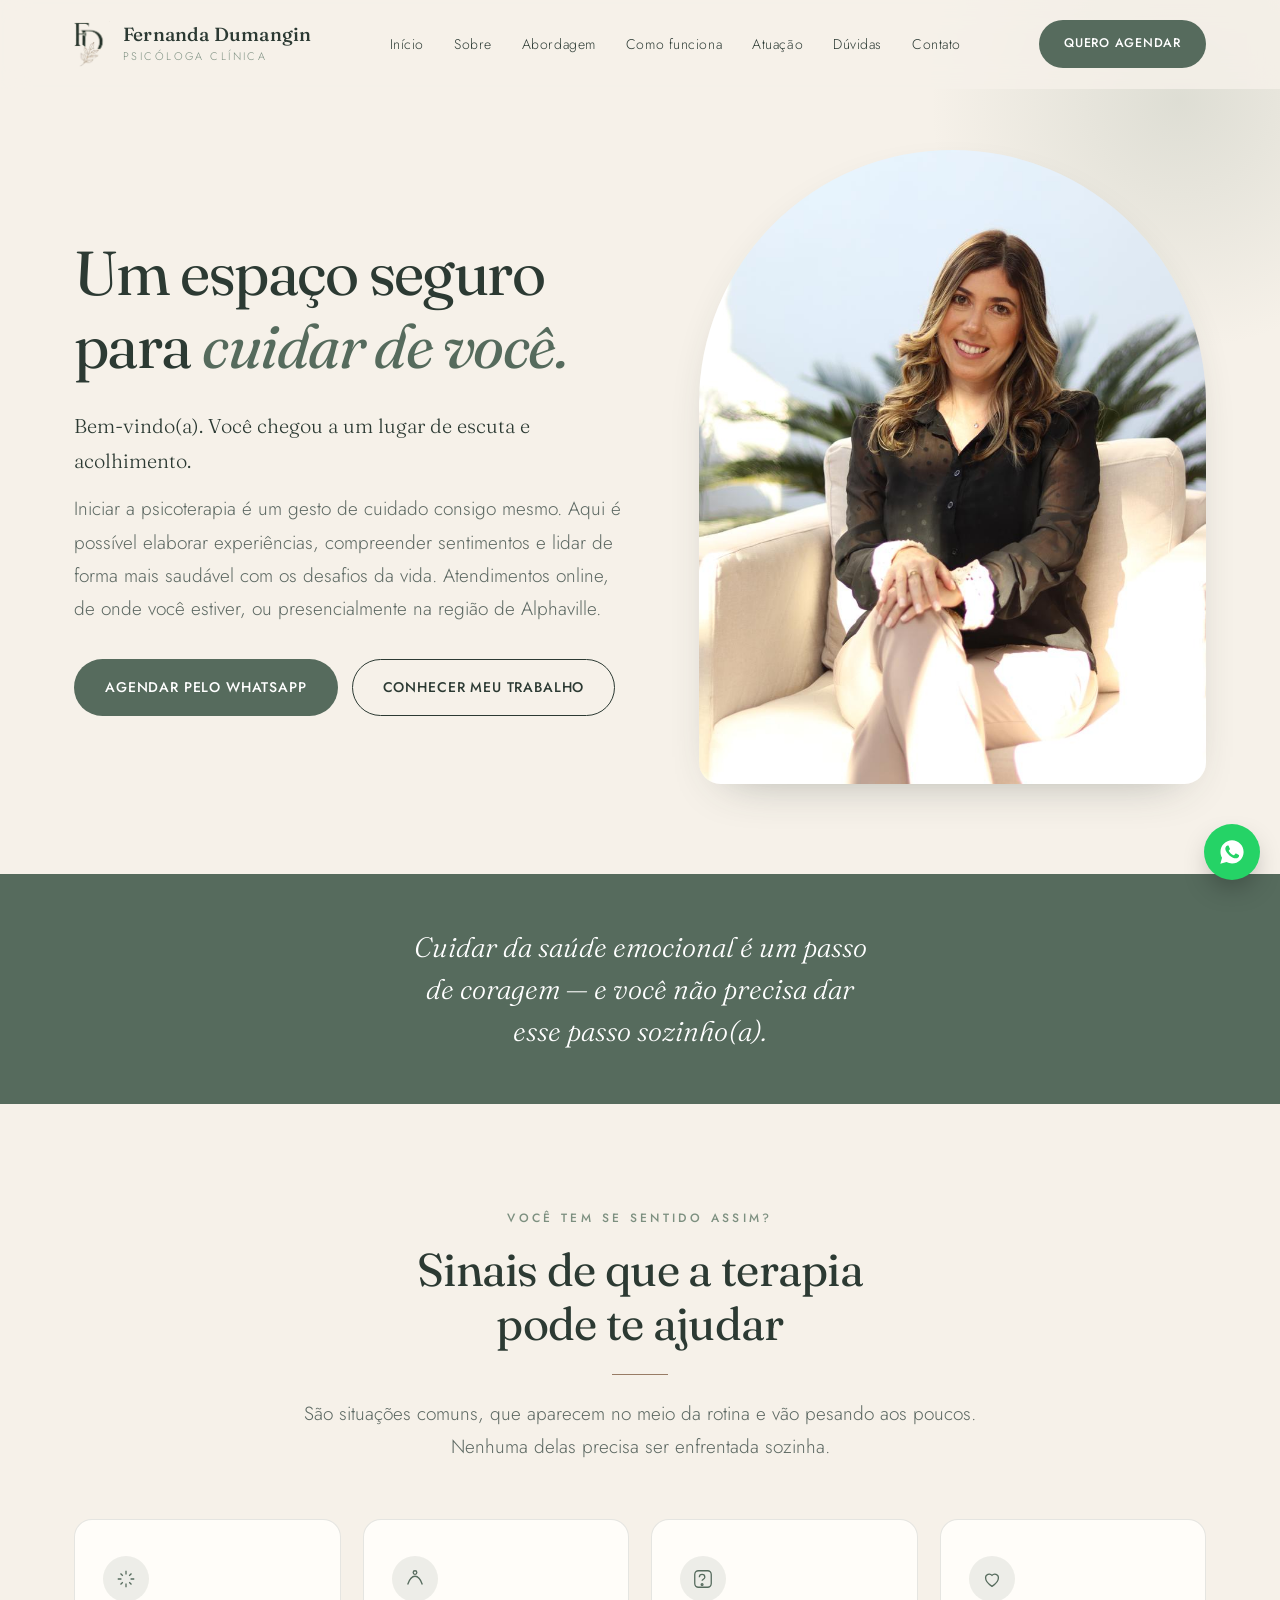
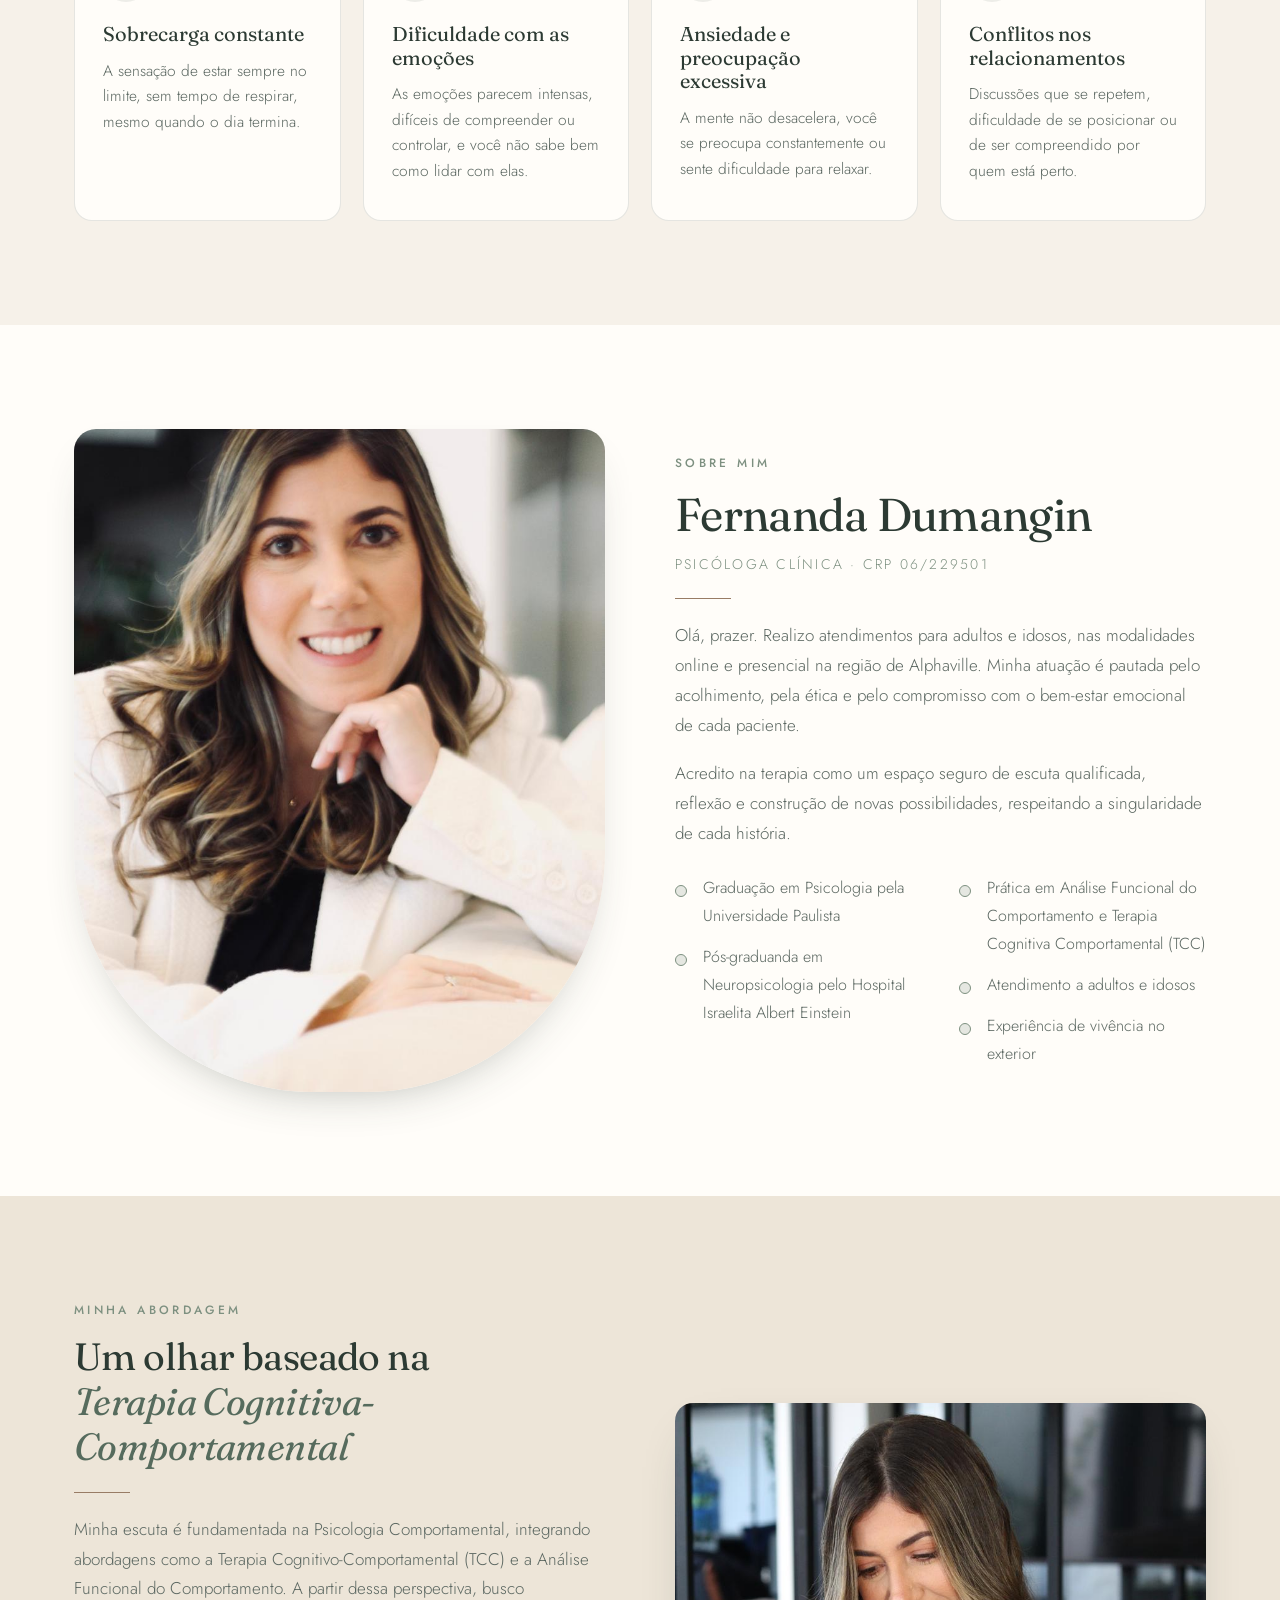
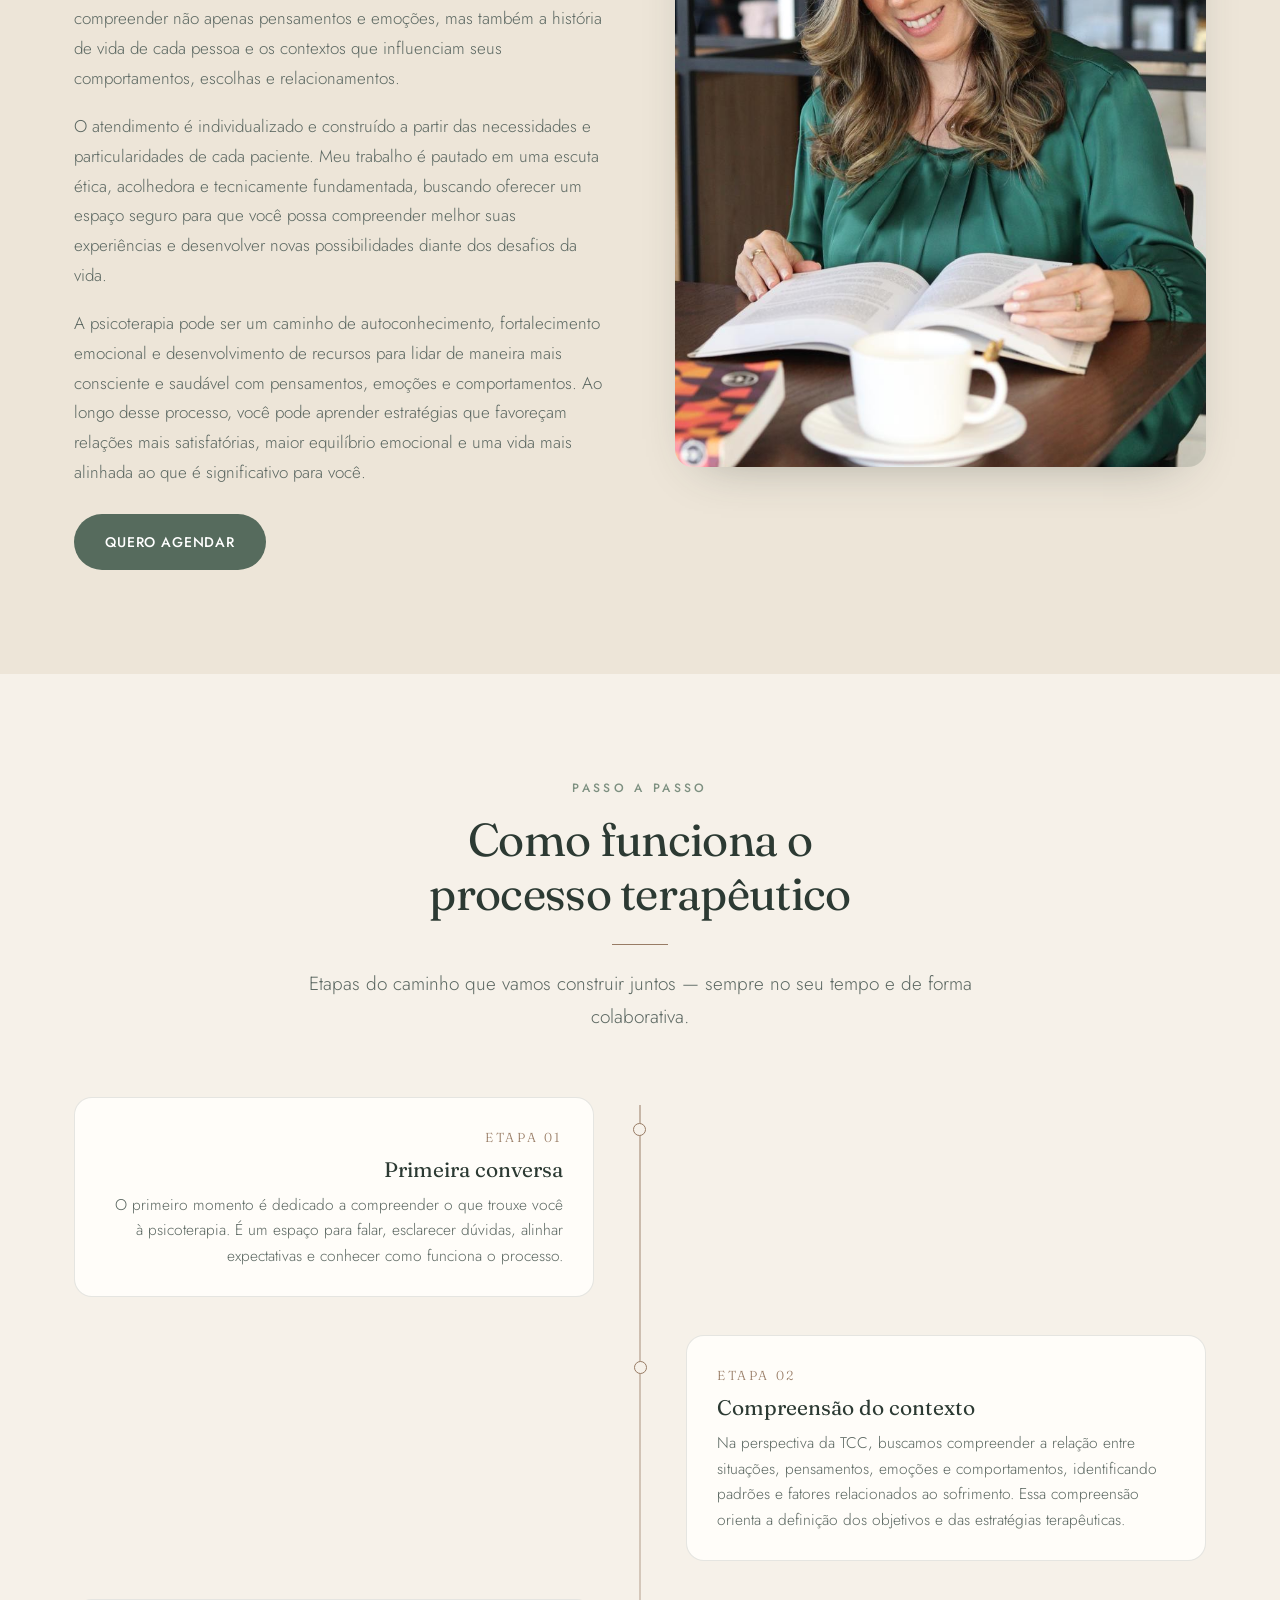
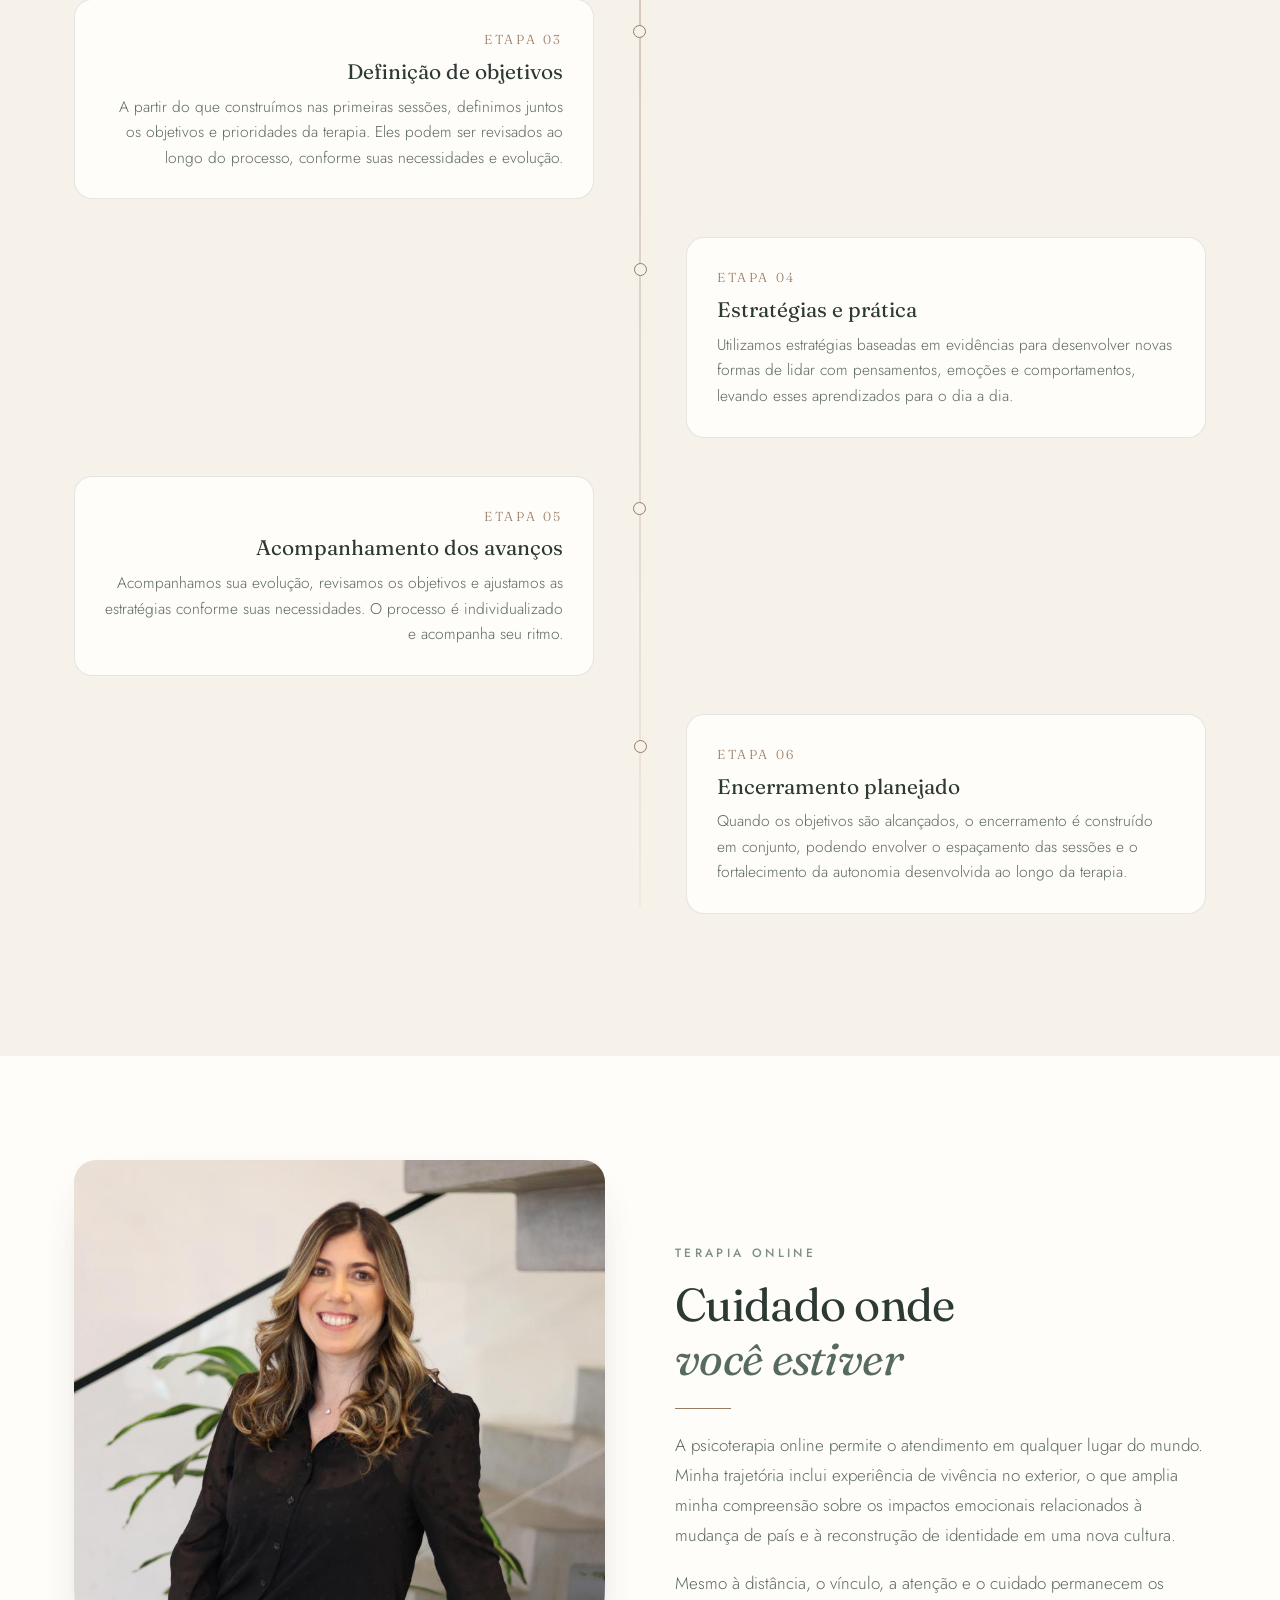
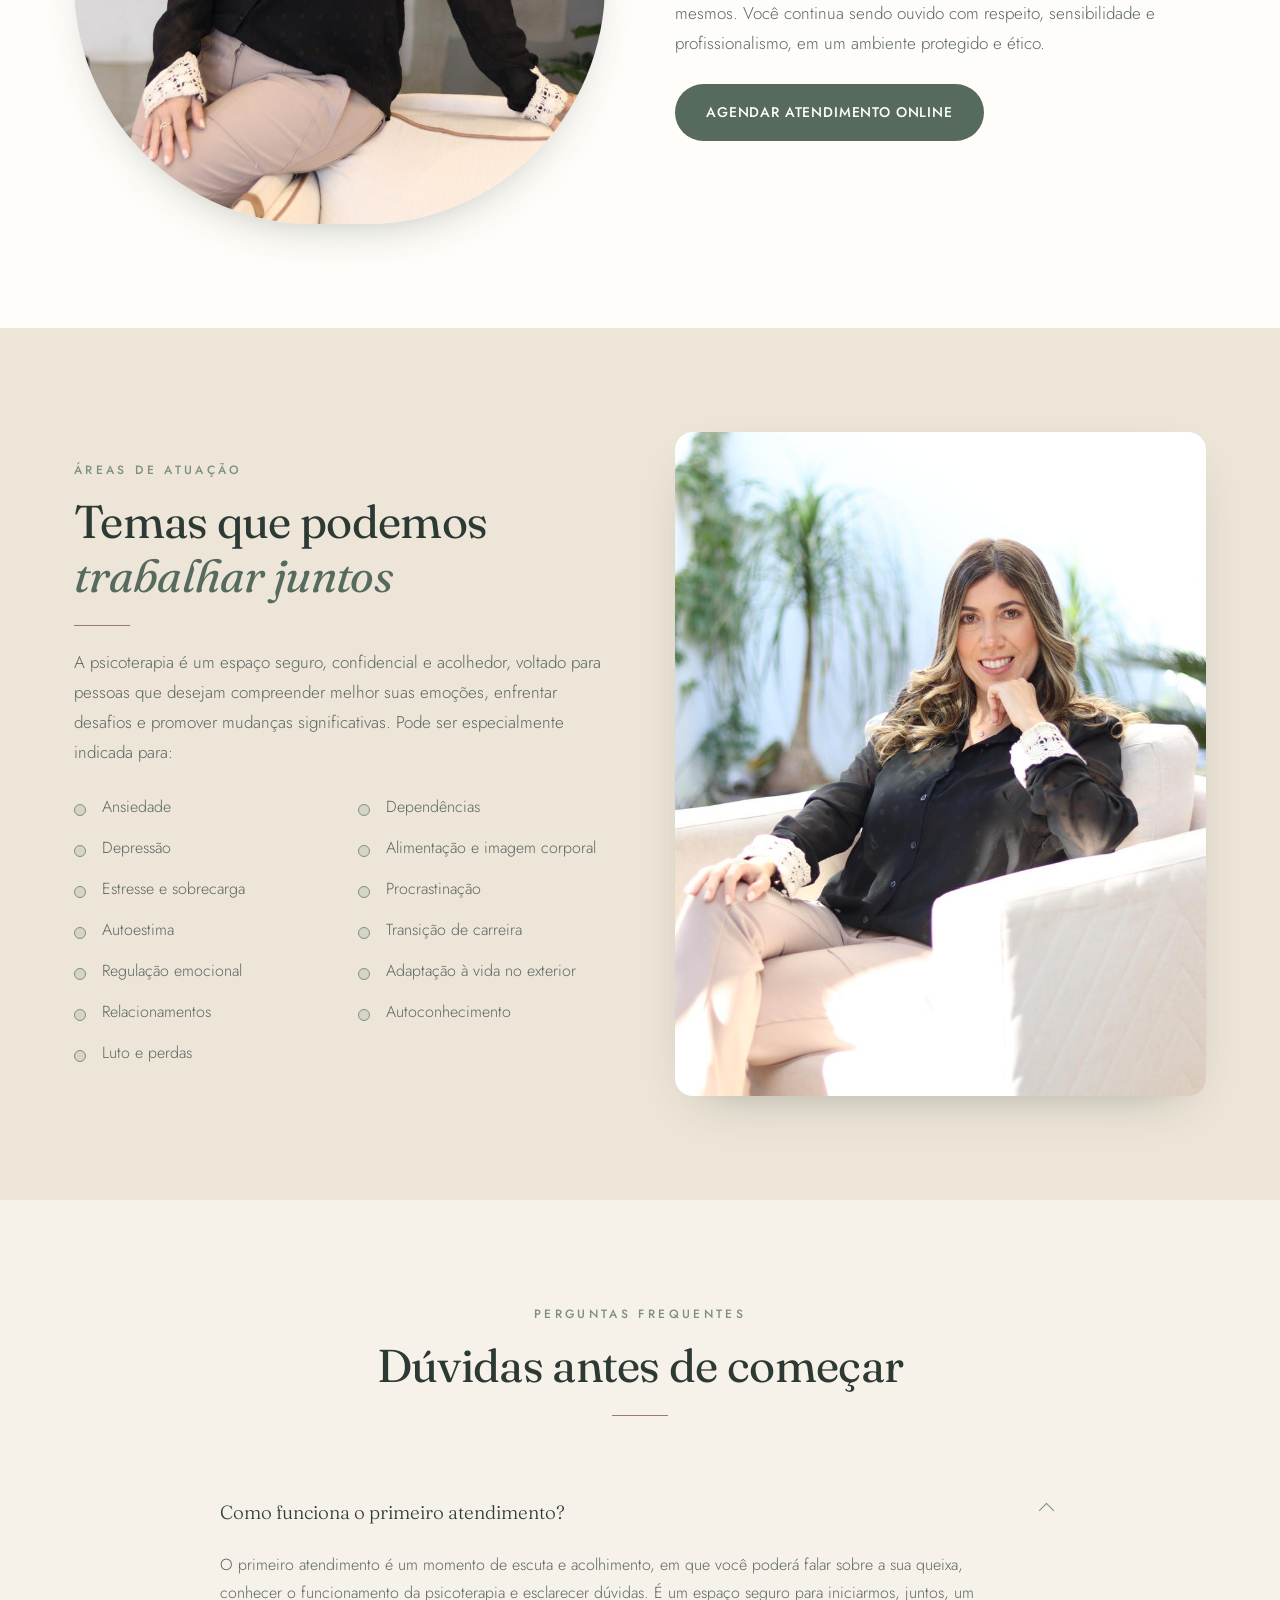
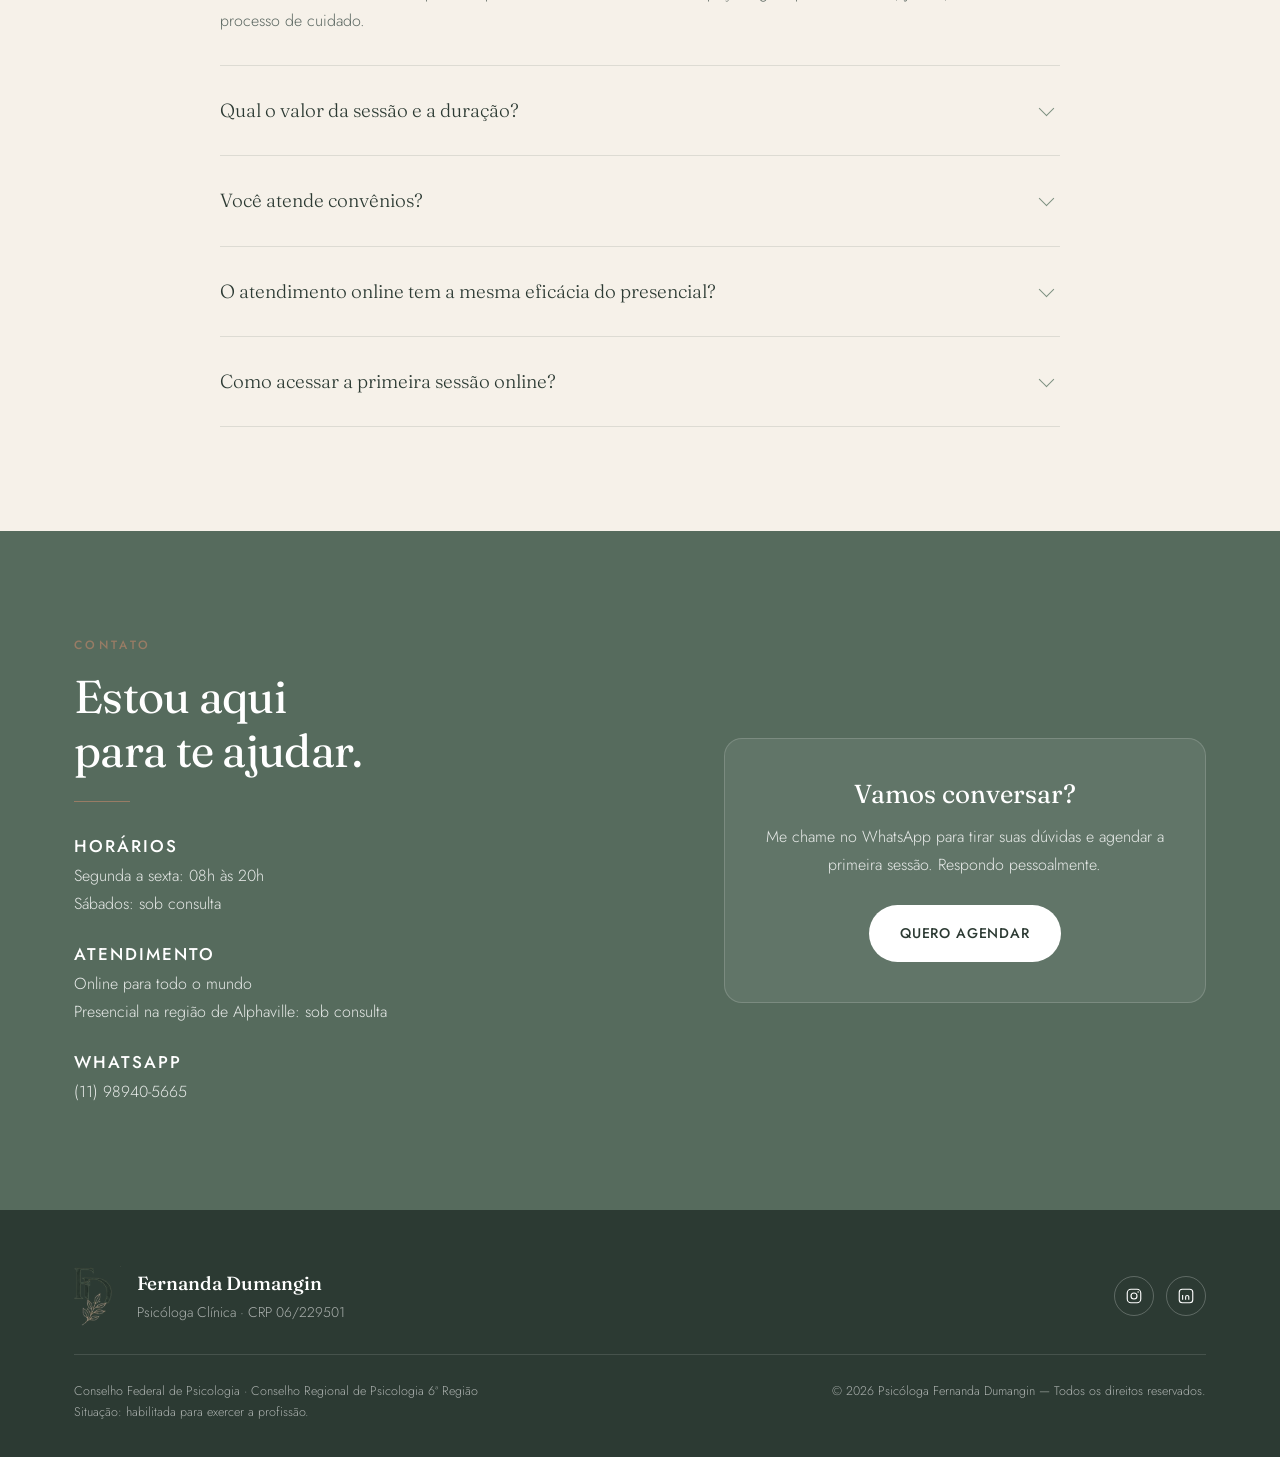
<file: index.html>
<!DOCTYPE html>
<html lang="pt-BR">
<head>
<meta charset="UTF-8">
<meta name="viewport" content="width=device-width, initial-scale=1.0">
<title>Fernanda Dumangin | Psicóloga Clínica</title>
<meta name="description" content="Psicóloga Fernanda Dumangin (CRP 06/229501) - Atendimento clínico para adultos e idosos. Online para todo o mundo e presencial em Alphaville.">
<meta property="og:title" content="Psicóloga Fernanda Dumangin">
<meta property="og:description" content="Cuidar da sua saúde mental é o primeiro passo para o equilíbrio.">
<meta property="og:image" content="assets/fernanda.JPG">
<meta property="og:type" content="website">

<link rel="preconnect" href="https://fonts.googleapis.com">
<link rel="preconnect" href="https://fonts.gstatic.com" crossorigin>
<link href="https://fonts.googleapis.com/css2?family=Fraunces:opsz,wght@9..144,300;9..144,400;9..144,500;9..144,600&family=Jost:wght@300;400;500;600&display=swap" rel="stylesheet">

<style>
/* ============================================================
   TOKENS — troque as cores aqui e o site inteiro acompanha
   ============================================================ */
:root{
  --sand:      #F6F1E9;   /* fundo principal        */
  --sand-deep: #EDE5D8;   /* faixas alternadas      */
  --cream:     #FFFDF9;   /* cartões                */
  --ink:       #2C3A33;   /* títulos                */
  --body:      #5B6761;   /* texto corrido          */
  --sage:      #7D9080;   /* cor de destaque        */
  --sage-deep: #566B5D;   /* hover / fundos escuros */
  --gold:      #987C65;   /* marrom da marca        */
  --line:      rgba(44,58,51,.12);

  --display: "Fraunces", Georgia, serif;
  --sans: "Jost", "Helvetica Neue", Arial, sans-serif;

  --wrap: 1180px;
  --radius: 18px;
  --shadow: 0 18px 50px -28px rgba(44,58,51,.45);
}

*,*::before,*::after{box-sizing:border-box}
html{scroll-behavior:smooth;scroll-padding-top:96px;-webkit-text-size-adjust:100%}
body{
  margin:0;background:var(--sand);color:var(--body);
  font-family:var(--sans);font-weight:300;font-size:17px;line-height:1.75;
  overflow-x:hidden;
}
img{max-width:100%;display:block}
a{color:inherit}
h1,h2,h3,h4{font-family:var(--display);color:var(--ink);font-weight:400;line-height:1.18;margin:0}
p{margin:0 0 1.1em}
p:last-child{margin-bottom:0}

.wrap{width:100%;max-width:var(--wrap);margin:0 auto;padding:0 24px}
.section{padding:104px 0}
.section--tight{padding:76px 0}
.section--sand{background:var(--sand-deep)}
.section--cream{background:var(--cream)}

.eyebrow{
  font-family:var(--sans);font-size:12px;font-weight:500;letter-spacing:.28em;
  text-transform:uppercase;color:var(--sage);margin:0 0 14px;display:block;
}
.title{font-size:clamp(30px,4.2vw,46px);letter-spacing:-.015em}
.title em{font-style:italic;color:var(--sage-deep)}
.title--sm{font-size:clamp(26px,3.4vw,38px)}
.lead{font-size:19px;max-width:62ch}
.rule{width:56px;height:1px;background:var(--gold);margin:22px 0}
.center{text-align:center}
.center .rule{margin-inline:auto}
.center .lead{margin-inline:auto}

/* ---------- botões ---------- */
.btn{
  display:inline-flex;align-items:center;gap:10px;
  font-family:var(--sans);font-size:14px;font-weight:500;letter-spacing:.06em;
  text-transform:uppercase;text-decoration:none;
  padding:15px 30px;border-radius:999px;border:1px solid transparent;
  background:var(--sage-deep);color:#fff;cursor:pointer;
  transition:transform .25s ease, background .25s ease, color .25s ease;
}
.btn:hover{background:var(--ink);transform:translateY(-2px)}
.btn--ghost{background:transparent;color:var(--ink);border-color:var(--ink)}
.btn--ghost:hover{background:var(--ink);color:#fff}
.btn--light{background:#fff;color:var(--ink)}
.btn--light:hover{background:var(--gold);color:#fff}
.btn svg{width:17px;height:17px;flex:none}

/* ---------- header ---------- */
.header{
  position:fixed;inset:0 0 auto 0;z-index:80;
  background:rgba(246,241,233,.82);backdrop-filter:blur(14px);
  border-bottom:1px solid transparent;transition:border-color .3s, box-shadow .3s;
}
.header.is-stuck{border-bottom-color:var(--line);box-shadow:0 10px 30px -26px rgba(44,58,51,.6)}
.header__inner{display:flex;align-items:center;justify-content:space-between;gap:24px;height:88px}
.brand{display:flex;align-items:center;gap:13px;text-decoration:none;line-height:1.1}
.brand__mark{height:46px;width:auto;flex:none;display:block}
.brand__words strong{display:block;font-family:var(--display);font-size:19px;font-weight:500;color:var(--ink);letter-spacing:.01em}
.brand__words span{font-size:11px;letter-spacing:.22em;text-transform:uppercase;color:var(--sage)}
.nav{display:flex;align-items:center;gap:30px}
.nav a{
  text-decoration:none;font-size:14px;letter-spacing:.04em;color:var(--ink);
  position:relative;padding:4px 0;white-space:nowrap;
}
.nav a::after{
  content:"";position:absolute;left:0;bottom:0;width:0;height:1px;
  background:var(--gold);transition:width .3s ease;
}
.nav a:hover::after{width:100%}
.header .btn{padding:12px 24px;font-size:12.5px}
/* o botão dentro do menu só aparece na versão mobile */
.nav .btn{display:none;color:#fff}
.nav .btn::after{display:none}
.nav .btn:hover{color:#fff}
.burger{display:none;background:none;border:0;padding:8px;cursor:pointer}
.burger span{display:block;width:24px;height:1.5px;background:var(--ink);margin:5px 0;transition:.3s}
.burger.is-open span:nth-child(1){transform:translateY(6.5px) rotate(45deg)}
.burger.is-open span:nth-child(2){opacity:0}
.burger.is-open span:nth-child(3){transform:translateY(-6.5px) rotate(-45deg)}

/* ---------- hero ---------- */
.hero{padding:150px 0 90px;position:relative;overflow:hidden}
.hero::before{
  content:"";position:absolute;top:-160px;right:-160px;width:520px;height:520px;
  border-radius:50%;background:radial-gradient(circle,rgba(125,144,128,.20),transparent 68%);
}
.hero__grid{display:grid;grid-template-columns:1.05fr .95fr;gap:64px;align-items:center;position:relative}
.hero h1{font-size:clamp(38px,5.4vw,62px);letter-spacing:-.025em;margin:18px 0 0}
.hero h1 em{font-style:italic;color:var(--sage-deep)}
.hero__welcome{font-size:20px;color:var(--ink);margin:26px 0 14px;font-family:var(--display)}
.hero__cta{display:flex;flex-wrap:wrap;gap:14px;margin-top:34px}
.hero__crp{
  display:inline-block;font-size:12px;letter-spacing:.2em;text-transform:uppercase;
  color:var(--sage-deep);border:1px solid var(--line);border-radius:999px;padding:7px 18px;
}
.hero__figure{position:relative}
.hero__figure img{
  width:100%;aspect-ratio:4/5;object-fit:cover;
  border-radius:260px 260px 22px 22px;box-shadow:var(--shadow);
}
.hero__badge{
  position:absolute;left:-26px;bottom:34px;background:var(--cream);
  padding:18px 22px;border-radius:14px;box-shadow:var(--shadow);max-width:210px;
}
.hero__badge strong{display:block;font-family:var(--display);font-size:26px;color:var(--sage-deep)}
.hero__badge span{font-size:13px;line-height:1.45;display:block;margin-top:4px}

/* ---------- faixa de citação ---------- */
.strip{background:var(--sage-deep);color:#fff;padding:52px 0;text-align:center}
.strip p{
  font-family:var(--display);font-style:italic;font-size:clamp(20px,2.6vw,28px);
  line-height:1.5;max-width:26ch;margin:0 auto;color:#fff;
}

/* ---------- cartões de queixa ---------- */
.cards{display:grid;grid-template-columns:repeat(4,1fr);gap:22px;margin-top:56px}
.card{
  background:var(--cream);border-radius:var(--radius);padding:36px 28px;
  border:1px solid var(--line);transition:transform .3s ease, box-shadow .3s ease;
}
.card:hover{transform:translateY(-6px);box-shadow:var(--shadow)}
.card__icon{
  width:46px;height:46px;border-radius:50%;background:rgba(125,144,128,.14);
  display:grid;place-items:center;margin-bottom:20px;color:var(--sage-deep);
}
.card__icon svg{width:22px;height:22px}
.card h3{font-size:20px;margin-bottom:12px}
.card p{font-size:15.5px;line-height:1.65}

/* ---------- bloco de texto + imagem ---------- */
.split{display:grid;grid-template-columns:1fr 1fr;gap:70px;align-items:center}
.split--flip .split__media{order:2}
.split__media img{width:100%;aspect-ratio:4/5;object-fit:cover;border-radius:var(--radius);box-shadow:var(--shadow)}
.split__media--round img{border-radius:22px 22px 240px 240px}

/* ---------- linha do tempo (assinatura) ---------- */
.timeline{position:relative;margin-top:64px;padding-left:0}
.timeline::before{
  content:"";position:absolute;left:50%;top:8px;bottom:8px;width:1px;
  background:linear-gradient(var(--gold),rgba(152,124,101,.15));transform:translateX(-.5px);
}
.step{position:relative;width:calc(50% - 46px);margin-bottom:38px}
.step:nth-child(odd){margin-right:auto;text-align:right}
.step:nth-child(even){margin-left:auto}
.step__dot{
  position:absolute;top:26px;width:13px;height:13px;border-radius:50%;
  background:var(--sand);border:1.5px solid var(--gold);
}
.step:nth-child(odd) .step__dot{right:-52px}
.step:nth-child(even) .step__dot{left:-52px}
.step__box{
  background:var(--cream);border:1px solid var(--line);border-radius:var(--radius);
  padding:28px 30px;transition:transform .3s ease, box-shadow .3s ease;
}
.step__box:hover{transform:translateY(-4px);box-shadow:var(--shadow)}
.step__num{
  font-family:var(--display);font-size:13px;letter-spacing:.2em;color:var(--gold);
  display:block;margin-bottom:8px;
}
.step h3{font-size:21px;margin-bottom:10px}
.step p{font-size:15.5px;line-height:1.65;margin:0}

/* ---------- áreas de atuação ---------- */
.checklist{list-style:none;margin:26px 0 0;padding:0;columns:2;column-gap:36px}
.checklist li{
  position:relative;padding-left:28px;margin-bottom:13px;font-size:16px;
  break-inside:avoid;
}
.checklist li::before{
  content:"";position:absolute;left:0;top:11px;width:12px;height:12px;
  border-radius:50%;border:1px solid var(--sage);background:rgba(125,144,128,.2);
}

/* ---------- grade de motivos ---------- */
.reasons{display:grid;grid-template-columns:repeat(4,1fr);gap:20px;margin-top:52px}
.reason{
  border-top:2px solid var(--gold);padding:26px 4px 0;
}
.reason h3{font-size:19px;margin-bottom:10px}
.reason p{font-size:15px;line-height:1.6}

/* ---------- depoimentos ---------- */
.quotes{display:grid;grid-template-columns:repeat(3,1fr);gap:22px;margin-top:52px}
.quote{
  background:var(--cream);border-radius:var(--radius);padding:32px 30px;
  border:1px solid var(--line);
}
.quote__stars{color:var(--gold);letter-spacing:3px;font-size:15px;margin-bottom:14px}
.quote p{font-family:var(--display);font-style:italic;font-size:17px;line-height:1.6;color:var(--ink)}
.quote cite{display:block;margin-top:16px;font-style:normal;font-size:13px;letter-spacing:.14em;text-transform:uppercase;color:var(--sage)}

/* ---------- FAQ ---------- */
.faq{max-width:840px;margin:52px auto 0}
.faq details{border-bottom:1px solid var(--line);padding:6px 0}
.faq summary{
  list-style:none;cursor:pointer;padding:22px 44px 22px 0;position:relative;
  font-family:var(--display);font-size:19px;color:var(--ink);
}
.faq summary::-webkit-details-marker{display:none}
.faq summary::after{
  content:"";position:absolute;right:8px;top:31px;width:11px;height:11px;
  border-right:1.5px solid var(--sage);border-bottom:1.5px solid var(--sage);
  transform:rotate(45deg);transition:transform .3s ease;
}
.faq details[open] summary::after{transform:rotate(-135deg)}
.faq .faq__body{padding:0 40px 24px 0;font-size:16px}

/* ---------- contato ---------- */
.contact{background:var(--sage-deep);color:rgba(255,255,255,.86)}
.contact h2,.contact h3{color:#fff}
.contact .eyebrow{color:var(--gold)}
.contact__grid{display:grid;grid-template-columns:1.1fr .9fr;gap:60px;align-items:center}
.info{display:grid;gap:26px;margin-top:34px}
.info h3{font-size:17px;font-family:var(--sans);font-weight:500;letter-spacing:.12em;text-transform:uppercase;margin-bottom:6px}
.info p{margin:0;font-size:16px}
.contact__card{
  background:rgba(255,255,255,.07);border:1px solid rgba(255,255,255,.16);
  border-radius:var(--radius);padding:40px 36px;text-align:center;
}
.contact__card p{font-size:16px}

/* ---------- rodapé ---------- */
.footer{background:var(--ink);color:rgba(255,255,255,.6);padding:56px 0 34px;font-size:14px}
.footer__top{display:flex;flex-wrap:wrap;gap:26px;justify-content:space-between;align-items:center;padding-bottom:28px;border-bottom:1px solid rgba(255,255,255,.12)}
.footer__brand{display:flex;align-items:center;gap:16px}
.footer__mark{height:60px;width:auto;flex:none;display:block}
.footer strong{font-family:var(--display);font-size:19px;color:#fff;font-weight:500;display:block}
.footer__legal{margin-top:26px;display:flex;flex-wrap:wrap;gap:14px;justify-content:space-between;font-size:12.5px;line-height:1.7}
.social{display:flex;gap:12px}
.social a{
  width:40px;height:40px;border-radius:50%;border:1px solid rgba(255,255,255,.24);
  display:grid;place-items:center;color:#fff;transition:.25s;
}
.social a:hover{background:var(--gold);border-color:var(--gold)}
.social svg{width:18px;height:18px}

/* ---------- botão flutuante ---------- */
.float{
  position:fixed;right:20px;bottom:20px;z-index:70;
  width:56px;height:56px;border-radius:50%;background:#25D366;color:#fff;
  display:grid;place-items:center;box-shadow:0 12px 30px -10px rgba(0,0,0,.45);
  transition:transform .25s ease;
}
.float:hover{transform:scale(1.08)}
.float svg{width:28px;height:28px}

/* ---------- animação de entrada ---------- */
.reveal{opacity:0;transform:translateY(26px);transition:opacity .7s ease, transform .7s ease}
.reveal.is-in{opacity:1;transform:none}

/* ============================================================
   RESPONSIVO
   ============================================================ */
@media (max-width:1000px){
  .cards,.reasons{grid-template-columns:repeat(2,1fr)}
  .quotes{grid-template-columns:1fr}
  .hero__grid,.split,.contact__grid{grid-template-columns:1fr;gap:44px}
  .hero__figure{order:-1}
  .split--flip .split__media{order:0}
  .hero__figure img{aspect-ratio:1/1;max-width:460px;margin-inline:auto}
  .hero__badge{left:0}  
}
@media (max-width:1180px){
  .nav{gap:20px}
  .nav a{font-size:13px}
}   
@media (max-width:860px){
  .burger{display:block}
  .nav{
    position:fixed;inset:88px 0 auto 0;background:var(--sand);
    flex-direction:column;align-items:flex-start;gap:0;padding:12px 24px 28px;
    border-bottom:1px solid var(--line);display:none;
  }
  .nav.is-open{display:flex}
  .nav a{width:100%;padding:14px 0;border-bottom:1px solid var(--line);font-size:16px}
  .header > .wrap > .btn{display:none}
  .nav .btn{display:inline-flex;margin-top:18px;width:100%;justify-content:center;border-bottom:0}
  .timeline::before{left:6px;transform:none}
  .step{width:100%;text-align:left!important;padding-left:38px;margin:0 0 26px!important}
  .step__dot{left:0!important;right:auto!important;top:30px}
}
@media (max-width:620px){
  body{font-size:16px}
  .brand{gap:10px}
  .brand__mark{height:46px}
  .footer__mark{height:46px}
  .footer__brand{gap:13px}
  .section{padding:74px 0}
  .cards,.reasons{grid-template-columns:1fr}
  .checklist{columns:1}
  .hero{padding:120px 0 70px}
  .hero__badge{position:static;margin:20px auto 0;max-width:none;text-align:center}
  .title br{display:none}
}

@media (prefers-reduced-motion:reduce){
  html{scroll-behavior:auto}
  *,*::before,*::after{animation:none!important;transition:none!important}
  .reveal{opacity:1;transform:none}
}
:focus-visible{outline:2px solid var(--gold);outline-offset:3px;border-radius:4px}
</style>
</head>
<body>

<!-- =========================== HEADER =========================== -->
<header class="header" id="header">
  <div class="wrap header__inner">
    <a class="brand" href="#top" aria-label="Fernanda Dumangin, Psicóloga Clínica — início">
      <img class="brand__mark" src="assets/logo-fd-verde.png" srcset="assets/logo-fd-verde.png 1x, assets/logo-fd-verde.png 3x" alt="" width="44" height="56">
      <span class="brand__words">
        <strong>Fernanda Dumangin</strong>
        <span>Psicóloga Clínica</span>
      </span>
    </a>

    <nav class="nav" id="nav">
      <a href="#inicio">Início</a>      
      <a href="#sobre">Sobre</a>
      <a href="#abordagem">Abordagem</a>
      <a href="#processo">Como funciona</a> 
      <a href="#atuacao">Atuação</a>
      <a href="#duvidas">Dúvidas</a>
      <a href="#contato">Contato</a>
      <a class="btn" href="https://wa.me/5511989405665?text=Ol%C3%A1%20Fernanda,%20gostaria%20de%20maiores%20informa%C3%A7%C3%B5es%20sobre%20o%20agendamento%20de%20consulta." target="_blank" rel="noopener">Quero agendar</a>
    </nav>

    <a class="btn" href="https://wa.me/5511989405665?text=Ol%C3%A1%20Fernanda,%20gostaria%20de%20maiores%20informa%C3%A7%C3%B5es%20sobre%20o%20agendamento%20de%20consulta." target="_blank" rel="noopener">Quero agendar</a>

    <button class="burger" id="burger" aria-label="Abrir menu" aria-expanded="false" aria-controls="nav">
      <span></span><span></span><span></span>
    </button>
  </div>
</header>

<!-- =========================== HERO =========================== -->
<main id="top">
<section class="hero" id="inicio">
  <div class="wrap hero__grid">
    <div>    
      <h1>Um espaço seguro para <em>cuidar de você.</em></h1>
      <p class="hero__welcome">Bem-vindo(a). Você chegou a um lugar de escuta e acolhimento.</p>
      <p class="lead">Iniciar a psicoterapia é um gesto de cuidado consigo mesmo. Aqui é possível elaborar experiências, compreender sentimentos e lidar de forma mais saudável com os desafios da vida. Atendimentos online, de onde você estiver, ou presencialmente na região de Alphaville.</p>
      <div class="hero__cta">
        <a class="btn" href="https://wa.me/5511989405665?text=Ol%C3%A1%20Fernanda,%20gostaria%20de%20maiores%20informa%C3%A7%C3%B5es%20sobre%20o%20agendamento%20de%20consulta." target="_blank" rel="noopener">Agendar pelo WhatsApp</a>
        <a class="btn btn--ghost" href="#sobre">Conhecer meu trabalho</a>
      </div>
    </div>

    <figure class="hero__figure" style="margin:0">
      <img src="assets/fernanda-hero.JPG" alt="Fernanda Dumangin, psicóloga clínica">
    </figure>
  </div>
</section>

<!-- =========================== CITAÇÃO =========================== -->
<section class="strip">
  <div class="wrap">
    <p>Cuidar da saúde emocional é um passo de coragem — e você não precisa dar esse passo sozinho(a).</p>
  </div>
</section>

<!-- =========================== QUEIXAS =========================== -->
<section class="section" id="queixas">
  <div class="wrap">
    <div class="center reveal">
      <span class="eyebrow">Você tem se sentido assim?</span>
      <h2 class="title">Sinais de que a terapia <br>pode te ajudar</h2>
      <div class="rule"></div>
      <p class="lead">São situações comuns, que aparecem no meio da rotina e vão pesando aos poucos. Nenhuma delas precisa ser enfrentada sozinha.</p>
    </div>

    <div class="cards">
      <article class="card reveal">
        <div class="card__icon" aria-hidden="true"><svg viewBox="0 0 24 24" fill="none" stroke="currentColor" stroke-width="1.4"><path d="M12 3v4M12 17v4M3 12h4M17 12h4M6 6l2.5 2.5M15.5 15.5L18 18M18 6l-2.5 2.5M8.5 15.5L6 18"/></svg></div>
        <h3>Sobrecarga constante</h3>
        <p>A sensação de estar sempre no limite, sem tempo de respirar, mesmo quando o dia termina.</p>
      </article>

      <article class="card reveal">
        <div class="card__icon" aria-hidden="true"><svg viewBox="0 0 24 24" fill="none" stroke="currentColor" stroke-width="1.4"><path d="M4 18c2-6 4-9 8-9s6 3 8 9"/><circle cx="12" cy="5" r="2"/></svg></div>
        <h3>Dificuldade com as emoções</h3>
        <p>As emoções parecem intensas, difíceis de compreender ou controlar, e você não sabe bem como lidar com elas.</p>
      </article>

      <article class="card reveal">
        <div class="card__icon" aria-hidden="true"><svg viewBox="0 0 24 24" fill="none" stroke="currentColor" stroke-width="1.4"><path d="M8 10a3 3 0 1 1 6 0c0 2-3 2.4-3 4"/><circle cx="11" cy="18" r="1"/><rect x="3" y="3" width="18" height="18" rx="4"/></svg></div>
        <h3>Ansiedade e preocupação excessiva</h3>
        <p>A mente não desacelera, você se preocupa constantemente ou sente dificuldade para relaxar.</p>
      </article>

      <article class="card reveal">
        <div class="card__icon" aria-hidden="true"><svg viewBox="0 0 24 24" fill="none" stroke="currentColor" stroke-width="1.4"><path d="M12 20s-7-4.4-7-9.3A4 4 0 0 1 12 8a4 4 0 0 1 7 2.7C19 15.6 12 20 12 20z"/></svg></div>
        <h3>Conflitos nos relacionamentos</h3>
        <p>Discussões que se repetem, dificuldade de se posicionar ou de ser compreendido por quem está perto.</p>
      </article>
    </div>
  </div>
</section>
   
<!-- =========================== SOBRE =========================== -->
<section class="section section--cream" id="sobre">
  <div class="wrap split">
    <div class="split__media split__media--round reveal">
      <img src="assets/fernanda.JPG" alt="Fernanda Dumangin">
    </div>
    <div class="reveal">
      <span class="eyebrow">Sobre mim</span>
      <h2 class="title">Fernanda Dumangin</h2>
      <p style="font-size:14px;letter-spacing:.16em;text-transform:uppercase;color:var(--sage);margin-top:10px">Psicóloga Clínica · CRP 06/229501</p>
      <div class="rule"></div>
      <p>Olá, prazer. Realizo atendimentos para adultos e idosos, nas modalidades online e presencial na região de Alphaville. Minha atuação é pautada pelo acolhimento, pela ética e pelo compromisso com o bem-estar emocional de cada paciente.</p>
      <p>Acredito na terapia como um espaço seguro de escuta qualificada, reflexão e construção de novas possibilidades, respeitando a singularidade de cada história.</p>
      <ul class="checklist">
        <li>Graduação em Psicologia pela Universidade Paulista</li>
        <li>Pós-graduanda em Neuropsicologia pelo Hospital Israelita Albert Einstein</li>
        <li>Prática em Análise Funcional do Comportamento e Terapia Cognitiva Comportamental (TCC)</li>
        <li>Atendimento a adultos e idosos</li>
        <li>Experiência de vivência no exterior</li>
      </ul>
    </div>
  </div>
</section>
   
<!-- =========================== ABORDAGEM =========================== -->
<section class="section section--sand" id="abordagem">
  <div class="wrap split split--flip">
    <div class="split__media reveal">
      <img src="assets/Como-a-psicoterapia.JPG" alt="Detalhe do consultório">
    </div>
    <div class="reveal">
      <span class="eyebrow">Minha abordagem</span>
      <h2 class="title title--sm">Um olhar baseado na<br><em>Terapia Cognitiva-Comportamental</em></h2>
      <div class="rule"></div>
      <p>Minha escuta é fundamentada na Psicologia Comportamental, integrando abordagens como a Terapia Cognitivo-Comportamental (TCC) e a Análise Funcional do Comportamento. A partir dessa perspectiva, busco compreender não apenas pensamentos e emoções, mas também a história de vida de cada pessoa e os contextos que influenciam seus comportamentos, escolhas e relacionamentos.</p>
      <p>O atendimento é individualizado e construído a partir das necessidades e particularidades de cada paciente. Meu trabalho é pautado em uma escuta ética, acolhedora e tecnicamente fundamentada, buscando oferecer um espaço seguro para que você possa compreender melhor suas experiências e desenvolver novas possibilidades diante dos desafios da vida.</p>
      <p>A psicoterapia pode ser um caminho de autoconhecimento, fortalecimento emocional e desenvolvimento de recursos para lidar de maneira mais consciente e saudável com pensamentos, emoções e comportamentos. Ao longo desse processo, você pode aprender estratégias que favoreçam relações mais satisfatórias, maior equilíbrio emocional e uma vida mais alinhada ao que é significativo para você.</p>
      <p style="margin-top:26px"><a class="btn" href="https://wa.me/5511989405665?text=Ol%C3%A1%20Fernanda,%20gostaria%20de%20maiores%20informa%C3%A7%C3%B5es%20sobre%20o%20agendamento%20de%20consulta." target="_blank" rel="noopener">Quero agendar</a></p>
    </div>
  </div>
</section>

<!-- =========================== PROCESSO =========================== -->
<section class="section" id="processo">
  <div class="wrap">
    <div class="center reveal">
      <span class="eyebrow">Passo a passo</span>
      <h2 class="title">Como funciona o <br>processo terapêutico</h2>
      <div class="rule"></div>
      <p class="lead">Etapas do caminho que vamos construir juntos — sempre no seu tempo e de forma colaborativa.</p>
    </div>

    <div class="timeline">
      <div class="step reveal">
        <span class="step__dot" aria-hidden="true"></span>
        <div class="step__box">
          <span class="step__num">ETAPA 01</span>
          <h3>Primeira conversa</h3>
          <p>O primeiro momento é dedicado a compreender o que trouxe você à psicoterapia. É um espaço para falar, esclarecer dúvidas, alinhar expectativas e conhecer como funciona o processo.</p>
        </div>
      </div>

      <div class="step reveal">
        <span class="step__dot" aria-hidden="true"></span>
        <div class="step__box">
          <span class="step__num">ETAPA 02</span>
          <h3>Compreensão do contexto</h3>
          <p>Na perspectiva da TCC, buscamos compreender a relação entre situações, pensamentos, emoções e comportamentos, identificando padrões e fatores relacionados ao sofrimento. Essa compreensão orienta a definição dos objetivos e das estratégias terapêuticas.</p>
        </div>
      </div>

      <div class="step reveal">
        <span class="step__dot" aria-hidden="true"></span>
        <div class="step__box">
          <span class="step__num">ETAPA 03</span>
          <h3>Definição de objetivos</h3>
          <p>A partir do que construímos nas primeiras sessões, definimos juntos os objetivos e prioridades da terapia. Eles podem ser revisados ao longo do processo, conforme suas necessidades e evolução.</p>
        </div>
      </div>

      <div class="step reveal">
        <span class="step__dot" aria-hidden="true"></span>
        <div class="step__box">
          <span class="step__num">ETAPA 04</span>
          <h3>Estratégias e prática</h3>
          <p>Utilizamos estratégias baseadas em evidências para desenvolver novas formas de lidar com pensamentos, emoções e comportamentos, levando esses aprendizados para o dia a dia.</p>
        </div>
      </div>

      <div class="step reveal">
        <span class="step__dot" aria-hidden="true"></span>
        <div class="step__box">
          <span class="step__num">ETAPA 05</span>
          <h3>Acompanhamento dos avanços</h3>
          <p>Acompanhamos sua evolução, revisamos os objetivos e ajustamos as estratégias conforme suas necessidades. O processo é individualizado e acompanha seu ritmo.</p>
        </div>
      </div>

      <div class="step reveal">
        <span class="step__dot" aria-hidden="true"></span>
        <div class="step__box">
          <span class="step__num">ETAPA 06</span>
          <h3>Encerramento planejado</h3>
          <p>Quando os objetivos são alcançados, o encerramento é construído em conjunto, podendo envolver o espaçamento das sessões e o fortalecimento da autonomia desenvolvida ao longo da terapia.</p>
        </div>
      </div>
    </div>
  </div>
</section>

<!-- =========================== ONLINE =========================== -->
<section class="section section--cream" id="online">
  <div class="wrap split">
    <div class="split__media split__media--round reveal">
      <img src="assets/fernanda-notebook.JPG" alt="Atendimento psicológico online">
    </div>
    <div class="reveal">
      <span class="eyebrow">Terapia online</span>
      <h2 class="title">Cuidado onde <br><em>você estiver</em></h2>
      <div class="rule"></div>
      <p>A psicoterapia online permite o atendimento em qualquer lugar do mundo. Minha trajetória inclui experiência de vivência no exterior, o que amplia minha compreensão sobre os impactos emocionais relacionados à mudança de país e à reconstrução de identidade em uma nova cultura.</p>
      <p>Mesmo à distância, o vínculo, a atenção e o cuidado permanecem os mesmos. Você continua sendo ouvido com respeito, sensibilidade e profissionalismo, em um ambiente protegido e ético.</p>
      <p style="margin-top:26px">
        <a class="btn" href="https://wa.me/5511989405665?text=Ol%C3%A1%20Fernanda,%20gostaria%20de%20informa%C3%A7%C3%B5es%20sobre%20o%20atendimento%20online." target="_blank" rel="noopener">Agendar atendimento online</a>
      </p>
    </div>
  </div>
</section>

<!-- =========================== ÁREAS =========================== -->
<section class="section section--sand" id="atuacao">
  <div class="wrap split split--flip">
    <div class="split__media reveal">
      <img src="assets/consultorio-detalhe.JPG" alt="Ambiente de atendimento">
    </div>
    <div class="reveal">
      <span class="eyebrow">Áreas de atuação</span>
      <h2 class="title">Temas que podemos <br><em>trabalhar juntos</em></h2>
      <div class="rule"></div>
      <p>A psicoterapia é um espaço seguro, confidencial e acolhedor, voltado para pessoas que desejam compreender melhor suas emoções, enfrentar desafios e promover mudanças significativas. Pode ser especialmente indicada para:</p>
      <ul class="checklist">
        <li>Ansiedade</li>
        <li>Depressão</li>
        <li>Estresse e sobrecarga</li>
        <li>Autoestima</li>
        <li>Regulação emocional</li>
        <li>Relacionamentos</li>
        <li>Luto e perdas</li>
        <li>Dependências</li>
        <li>Alimentação e imagem corporal</li>
        <li>Procrastinação</li>
        <li>Transição de carreira</li>
        <li>Adaptação à vida no exterior</li>
        <li>Autoconhecimento</li>
      </ul>
    </div>
  </div>
</section>

<!-- =========================== FAQ =========================== -->
<section class="section" id="duvidas">
  <div class="wrap">
    <div class="center reveal">
      <span class="eyebrow">Perguntas frequentes</span>
      <h2 class="title">Dúvidas antes de começar</h2>
      <div class="rule"></div>
    </div>

    <div class="faq reveal">
      <details open>
        <summary>Como funciona o primeiro atendimento?</summary>
        <div class="faq__body">O primeiro atendimento é um momento de escuta e acolhimento, em que você poderá falar sobre a sua queixa, conhecer o funcionamento da psicoterapia e esclarecer dúvidas. É um espaço seguro para iniciarmos, juntos, um processo de cuidado.</div>
      </details>
      <details>
        <summary>Qual o valor da sessão e a duração?</summary>
        <div class="faq__body">As sessões têm duração média de 50 minutos. Para informações sobre valores e disponibilidade de horários, entre em contato pelo WhatsApp.</div>
      </details>
      <details>
        <summary>Você atende convênios?</summary>
        <div class="faq__body">No momento não atendo convênios, mas forneço recibo para que você possa solicitar reembolso junto ao seu plano de saúde. Os atendimentos são particulares, e fico à disposição para esclarecer valores e verificar possibilidades que se adequem à sua necessidade.</div>
      </details>
      <details>
        <summary>O atendimento online tem a mesma eficácia do presencial?</summary>
        <div class="faq__body">Sim. A psicoterapia online é reconhecida como uma modalidade eficaz e segura, com resultados equivalentes ao atendimento presencial. Todos os atendimentos são realizados em ambiente virtual seguro, com garantia de sigilo e confidencialidade, conforme os princípios éticos da profissão.</div>
      </details>
      <details>
        <summary>Como acessar a primeira sessão online?</summary>
        <div class="faq__body">
          Preparei um guia passo a passo bem simples para te ajudar a conectar na nossa sala virtual com segurança e privacidade.
          <p style="margin-top:18px"><a class="btn btn--ghost" href="guia_de_acesso.html">Acessar guia rápido</a></p>
        </div>
      </details>
    </div>
  </div>
</section>

<!-- =========================== CONTATO =========================== -->
<section class="section contact" id="contato">
  <div class="wrap contact__grid">
    <div class="reveal">
      <span class="eyebrow">Contato</span>
      <h2 class="title">Estou aqui <br>para te ajudar.</h2>
      <div class="rule"></div>
      <div class="info">
        <div>
          <h3>Horários</h3>
          <p>Segunda a sexta: 08h às 20h</p>
          <p>Sábados: sob consulta</p>
        </div>
        <div>
          <h3>Atendimento</h3>
          <p>Online para todo o mundo</p>
          <p>Presencial na região de Alphaville: sob consulta</p>
        </div>
        <div>
          <h3>WhatsApp</h3>
          <p>(11) 98940-5665</p>
        </div>
      </div>
    </div>

    <div class="contact__card reveal">
      <h3 style="font-family:var(--display);font-size:26px;text-transform:none;letter-spacing:0;margin-bottom:14px">Vamos conversar?</h3>
      <p>Me chame no WhatsApp para tirar suas dúvidas e agendar a primeira sessão. Respondo pessoalmente.</p>
      <p style="margin-top:26px">
        <a class="btn btn--light" href="https://wa.me/5511989405665?text=Ol%C3%A1%20Fernanda,%20gostaria%20de%20maiores%20informa%C3%A7%C3%B5es%20sobre%20o%20agendamento%20de%20consulta." target="_blank" rel="noopener">Quero agendar</a>
      </p>
    </div>
  </div>
</section>
</main>

<!-- =========================== RODAPÉ =========================== -->
<footer class="footer">
  <div class="wrap">
    <div class="footer__top">
      <div class="footer__brand">
        <img class="footer__mark" src="assets/logo-fd-verde.png" srcset="assets/logo-fd-verde.png 1x, assets/logo-fd@3x.png 3x" alt="" width="60" height="76">
        <div>
          <strong>Fernanda Dumangin</strong>
          Psicóloga Clínica · CRP 06/229501
        </div>
      </div>
      <div class="social">
        <a href="https://www.instagram.com/psi.fernandadumangin" target="_blank" rel="noopener" aria-label="Instagram">
          <svg viewBox="0 0 24 24" fill="none" stroke="currentColor" stroke-width="1.5"><rect x="3" y="3" width="18" height="18" rx="5"/><circle cx="12" cy="12" r="4"/><circle cx="17.5" cy="6.5" r="1" fill="currentColor" stroke="none"/></svg>
        </a>
        <a href="https://linkedin.com" target="_blank" rel="noopener" aria-label="LinkedIn">
          <svg viewBox="0 0 24 24" fill="none" stroke="currentColor" stroke-width="1.5"><rect x="3" y="3" width="18" height="18" rx="4"/><path d="M7.5 10.5V17M7.5 7.6v.1M11.5 17v-3.6a2.1 2.1 0 0 1 4.2 0V17"/></svg>
        </a>
      </div>
    </div>
    <div class="footer__legal">
      <div>
        Conselho Federal de Psicologia · Conselho Regional de Psicologia 6ª Região<br>
        Situação: habilitada para exercer a profissão.
      </div>
      <div>© 2026 Psicóloga Fernanda Dumangin — Todos os direitos reservados.</div>
    </div>
  </div>
</footer>

<a class="float" href="https://wa.me/5511989405665?text=Ol%C3%A1%20Fernanda,%20gostaria%20de%20maiores%20informa%C3%A7%C3%B5es%20sobre%20o%20agendamento%20de%20consulta." target="_blank" rel="noopener" aria-label="Falar no WhatsApp">
  <svg viewBox="0 0 24 24" fill="currentColor"><path d="M12.04 2C6.58 2 2.13 6.45 2.13 11.91c0 1.75.46 3.45 1.32 4.95L2 22l5.25-1.38a9.9 9.9 0 0 0 4.79 1.22h.01c5.46 0 9.91-4.45 9.91-9.91S17.5 2 12.04 2zm5.8 14.02c-.24.68-1.42 1.31-1.95 1.36-.5.05-1.13.07-1.82-.11a16.6 16.6 0 0 1-1.65-.61c-2.9-1.25-4.8-4.17-4.94-4.36-.15-.2-1.19-1.58-1.19-3.01s.75-2.14 1.02-2.43a1.07 1.07 0 0 1 .77-.36h.55c.18 0 .41-.03.64.49.24.53.82 1.96.89 2.1.07.15.12.32.02.51-.1.2-.15.32-.3.49l-.44.51c-.15.15-.3.31-.13.61.17.29.76 1.25 1.63 2.03 1.12 1 2.06 1.31 2.35 1.46.29.15.46.12.63-.07.17-.2.73-.85.92-1.14.2-.29.39-.24.66-.15.27.1 1.7.8 1.99.95.29.15.49.22.56.34.07.12.07.68-.17 1.34z"/></svg>
</a>

<script>
(function(){
  var header = document.getElementById('header');
  var burger = document.getElementById('burger');
  var nav    = document.getElementById('nav');

  /* sombra no header ao rolar */
  var onScroll = function(){
    header.classList.toggle('is-stuck', window.scrollY > 16);
  };
  onScroll();
  window.addEventListener('scroll', onScroll, {passive:true});

  /* menu mobile */
  burger.addEventListener('click', function(){
    var open = nav.classList.toggle('is-open');
    burger.classList.toggle('is-open', open);
    burger.setAttribute('aria-expanded', open ? 'true' : 'false');
    burger.setAttribute('aria-label', open ? 'Fechar menu' : 'Abrir menu');
  });
  nav.querySelectorAll('a').forEach(function(a){
    a.addEventListener('click', function(){
      nav.classList.remove('is-open');
      burger.classList.remove('is-open');
      burger.setAttribute('aria-expanded','false');
    });
  });

  /* revelação no scroll */
  var items = document.querySelectorAll('.reveal');
  if (!('IntersectionObserver' in window) ||
      window.matchMedia('(prefers-reduced-motion: reduce)').matches) {
    items.forEach(function(el){ el.classList.add('is-in'); });
    return;
  }
  var io = new IntersectionObserver(function(entries){
    entries.forEach(function(e){
      if (e.isIntersecting){ e.target.classList.add('is-in'); io.unobserve(e.target); }
    });
  }, {threshold:.12, rootMargin:'0px 0px -60px 0px'});
  items.forEach(function(el, i){
    el.style.transitionDelay = (i % 4) * 90 + 'ms';
    io.observe(el);
  });
})();
</script>
</body>
</html>
</file>
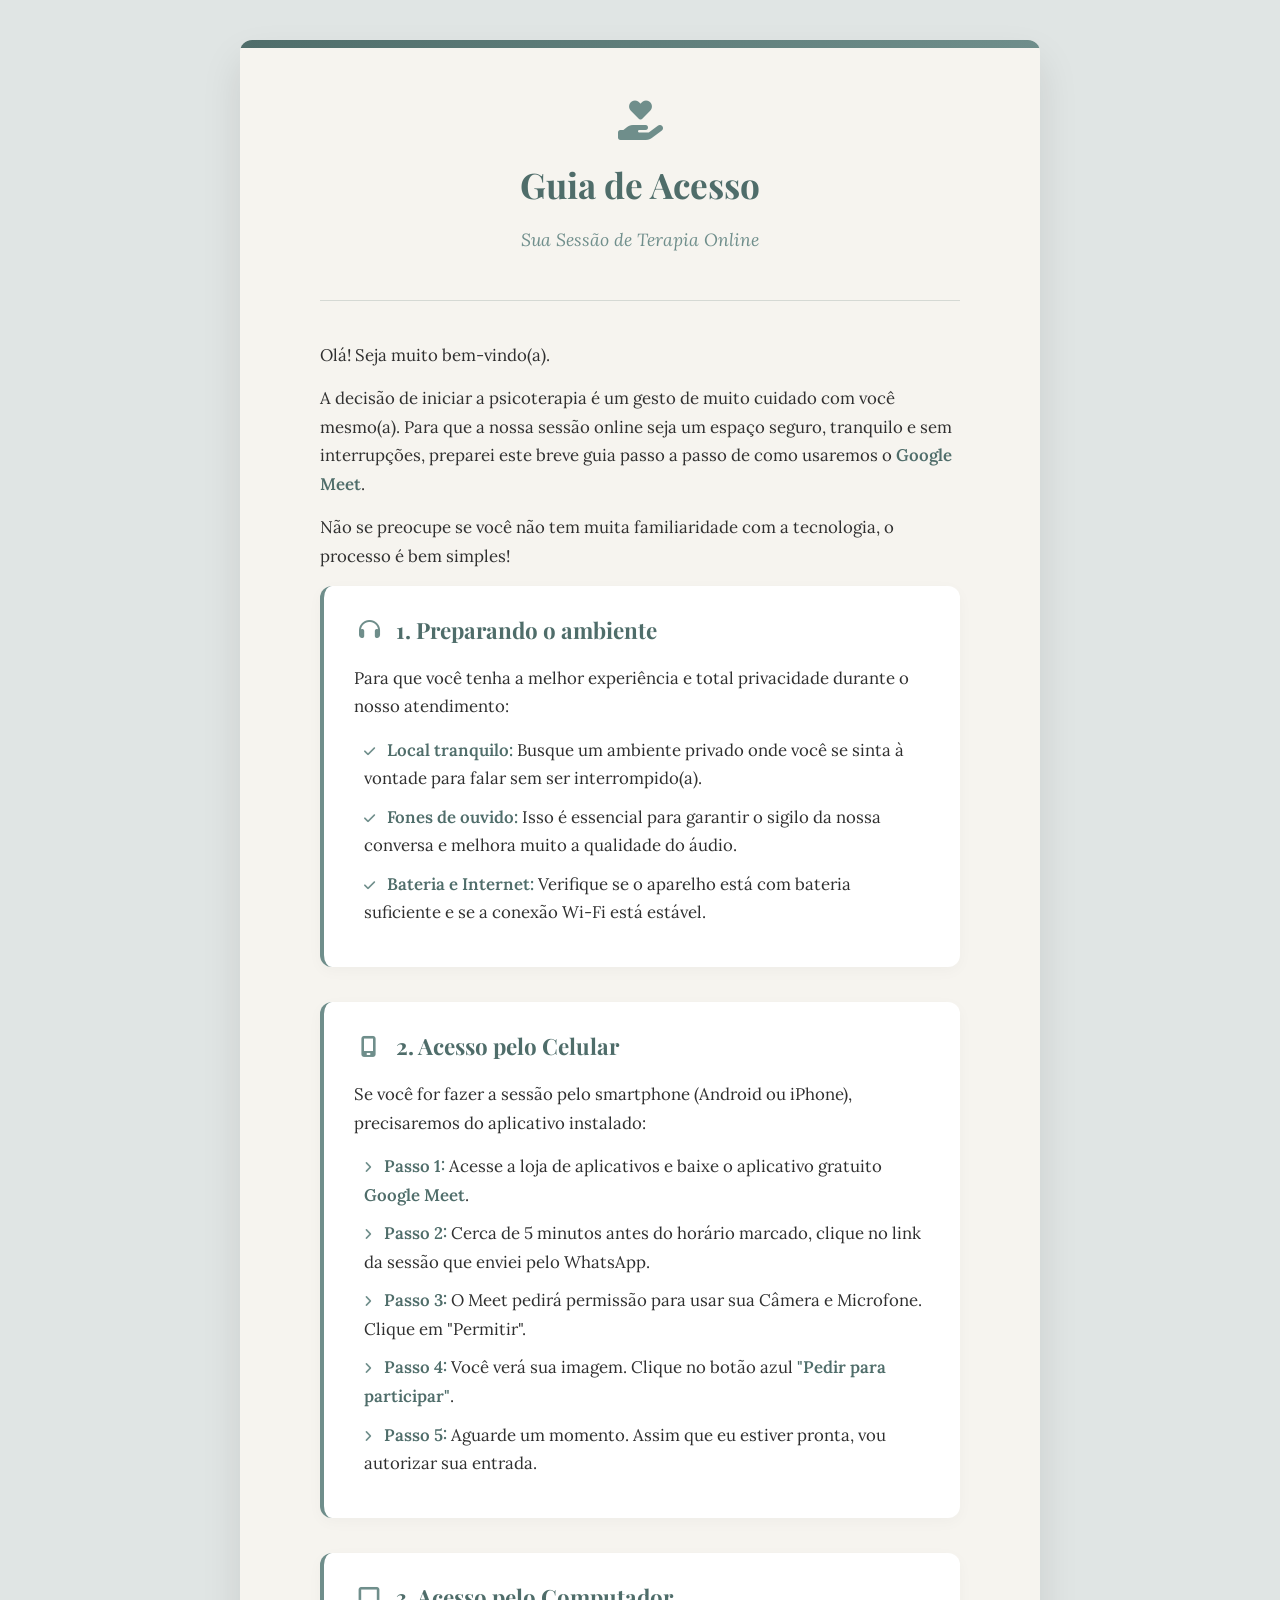
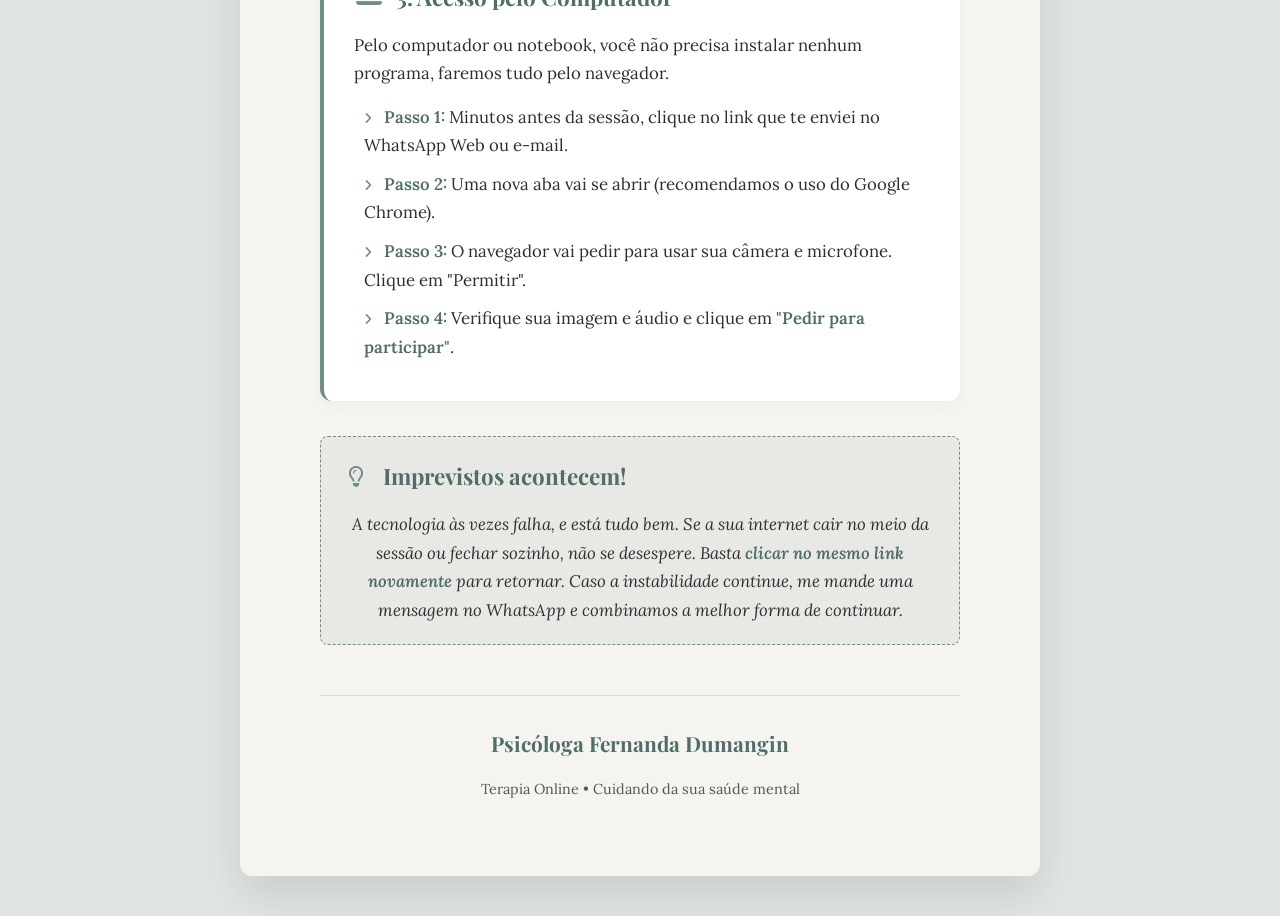
<file: Guia_de_acesso.html>
<!DOCTYPE html>
<html lang="pt-BR">
<head>
    <meta charset="UTF-8">
    <meta name="viewport" content="width=device-width, initial-scale=1.0">
    <title>Guia de Acesso - Terapia Online</title>
    <!-- Fontes do site da Fernanda -->
    <link rel="preconnect" href="https://fonts.googleapis.com">
    <link rel="preconnect" href="https://fonts.gstatic.com" crossorigin>
    <link href="https://fonts.googleapis.com/css2?family=Lora:ital,wght@0,400;0,500;1,400&family=Playfair+Display:ital,wght@0,600;0,700;1,600&display=swap" rel="stylesheet">
    <!-- Ícones -->
    <link rel="stylesheet" href="https://cdnjs.cloudflare.com/ajax/libs/font-awesome/6.4.0/css/all.min.css">
    
    <style>
        :root {
            --primary: #6F8E8B;        /* Verde sálvia */
            --secondary: #4F6D6A;      /* Verde profundo */
            --bg-light: #F6F4EF;       /* Off-white quente */
            --accent: #D9CFC1;         /* Areia */
            --text-color: #2F2F2F;     /* Grafite */
            --white: #FFFFFF;
        }

        * {
            margin: 0;
            padding: 0;
            box-sizing: border-box;
            /* Comando mágico que obriga o navegador a imprimir/salvar PDF com as cores de fundo */
            -webkit-print-color-adjust: exact !important;
            print-color-adjust: exact !important;
        }

        body {
            background-color: #e0e5e4; /* Fundo escuro atrás do "papel" */
            font-family: 'Lora', serif;
            color: var(--text-color);
            line-height: 1.7;
            padding: 40px 20px;
            display: flex;
            justify-content: center;
        }

        /* O formato da folha A4 */
        .a4-document {
            background-color: var(--bg-light); /* Off-white do site */
            width: 100%;
            max-width: 800px;
            padding: 60px 80px;
            border-radius: 12px;
            box-shadow: 0 20px 40px rgba(0,0,0,0.1);
            position: relative;
            overflow: hidden;
        }

        /* Detalhe de design no topo */
        .top-accent {
            position: absolute;
            top: 0;
            left: 0;
            width: 100%;
            height: 8px;
            background: linear-gradient(90deg, var(--secondary), var(--primary));
        }

        /* Cabeçalho */
        header {
            text-align: center;
            margin-bottom: 40px;
            padding-bottom: 30px;
            border-bottom: 1px solid rgba(79, 109, 106, 0.2);
        }

        .logo-icon {
            font-size: 2.5rem;
            color: var(--primary);
            margin-bottom: 15px;
        }

        h1 {
            font-family: 'Playfair Display', serif;
            color: var(--secondary);
            font-size: 2.2rem;
            margin-bottom: 10px;
        }

        .subtitle {
            font-size: 1.1rem;
            color: var(--primary);
            font-style: italic;
        }

        /* Seções */
        section {
            margin-bottom: 35px;
            background-color: var(--white);
            padding: 25px 30px;
            border-radius: 12px;
            border-left: 4px solid var(--primary);
            box-shadow: 0 4px 15px rgba(0,0,0,0.03);
        }

        h2 {
            font-family: 'Playfair Display', serif;
            color: var(--secondary);
            font-size: 1.4rem;
            margin-bottom: 15px;
            display: flex;
            align-items: center;
            gap: 12px;
        }

        h2 i {
            color: var(--primary);
            font-size: 1.3rem;
            width: 30px;
            text-align: center;
        }

        p {
            margin-bottom: 15px;
            font-size: 1.05rem;
        }

        ul {
            list-style-position: inside;
            margin-bottom: 15px;
            padding-left: 10px;
        }

        li {
            margin-bottom: 10px;
            font-size: 1.05rem;
        }

        li i {
            color: var(--primary);
            font-size: 0.8rem;
            margin-right: 8px;
        }

        /* Destaques (Tags e botões falsos) */
        strong {
            color: var(--secondary);
            font-weight: 600;
        }

        .highlight-box {
            background-color: rgba(111, 142, 139, 0.1);
            padding: 20px;
            border-radius: 8px;
            margin-top: 30px;
            text-align: center;
            border: 1px dashed var(--primary);
        }

        .highlight-box p {
            margin-bottom: 0;
            font-style: italic;
        }

        /* Rodapé */
        footer {
            text-align: center;
            margin-top: 50px;
            padding-top: 30px;
            border-top: 1px solid rgba(79, 109, 106, 0.2);
        }

        .footer-name {
            font-family: 'Playfair Display', serif;
            color: var(--secondary);
            font-size: 1.3rem;
            font-weight: bold;
        }

        .footer-crp {
            font-size: 0.9rem;
            color: var(--text-color);
            opacity: 0.8;
        }

        /* Ajustes para Impressão (Salvar como PDF) */
        @media print {
            @page {
                margin: 15mm 20mm; /* Define a margem branca natural do PDF */
            }
            body {
                background-color: var(--bg-light) !important; /* Pinta TODO o fundo do PDF de areia */
                padding: 0;
            }
            .a4-document {
                box-shadow: none;
                max-width: 100%;
                padding: 0;
                border-radius: 0;
                background-color: transparent !important; /* Deixa o body cuidar do fundo */
            }
            .top-accent {
                display: none; /* Esconde a barrinha absoluta para não bugar a página 2 */
            }
            header {
                border-top: 8px solid var(--primary); /* Traz a barrinha colorida para dentro do cabeçalho */
                padding-top: 35px;
                margin-bottom: 30px;
            }
            section {
                box-shadow: none;
                border: 1px solid rgba(0,0,0,0.1) !important;
                border-left: 4px solid var(--primary) !important;
                background-color: var(--white) !important; /* Mantém os cards brancos */
                break-inside: avoid;
                margin-bottom: 25px !important;
            }
            /* Removemos o empurrão do celular, o navegador alinhará perfeitamente dentro do fundo areia */
            #celular {
                margin-top: 17px !important; 
				break-before: page;
				break-inside: avoid;
				page-break-inside: avoid;
            }
            .highlight-box {
                background-color: rgba(111, 142, 139, 0.1) !important;
                border: 1px dashed var(--primary) !important;
				break-before: page;
				break-inside: avoid;
				page-break-inside: avoid;
            }
        }

        /* Ajustes para Celular (Leitura em tela) */
        @media (max-width: 768px) {
            .a4-document {
                padding: 40px 20px;
            }
            h1 {
                font-size: 1.8rem;
            }
            section {
                padding: 20px 15px;
            }
        }
    </style>
</head>
<body>

    <div class="a4-document">
        <div class="top-accent"></div>

        <header>
            <i class="fa-solid fa-hand-holding-heart logo-icon"></i>
            <h1>Guia de Acesso</h1>
            <p class="subtitle">Sua Sessão de Terapia Online</p>
        </header>

        <p>Olá! Seja muito bem-vindo(a).</p>
        <p>A decisão de iniciar a psicoterapia é um gesto de muito cuidado com você mesmo(a). Para que a nossa sessão online seja um espaço seguro, tranquilo e sem interrupções, preparei este breve guia passo a passo de como usaremos o <strong>Google Meet</strong>.</p>
        <p>Não se preocupe se você não tem muita familiaridade com a tecnologia, o processo é bem simples!</p>

        <section>
            <h2><i class="fa-solid fa-headphones"></i> 1. Preparando o ambiente</h2>
            <p>Para que você tenha a melhor experiência e total privacidade durante o nosso atendimento:</p>
            <ul style="list-style-type: none;">
                <li><i class="fa-solid fa-check"></i> <strong>Local tranquilo:</strong> Busque um ambiente privado onde você se sinta à vontade para falar sem ser interrompido(a).</li>
                <li><i class="fa-solid fa-check"></i> <strong>Fones de ouvido:</strong> Isso é essencial para garantir o sigilo da nossa conversa e melhora muito a qualidade do áudio.</li>
                <li><i class="fa-solid fa-check"></i> <strong>Bateria e Internet:</strong> Verifique se o aparelho está com bateria suficiente e se a conexão Wi-Fi está estável.</li>
            </ul>
        </section>

        <section id="celular">
            <h2><i class="fa-solid fa-mobile-screen"></i> 2. Acesso pelo Celular</h2>
            <p>Se você for fazer a sessão pelo smartphone (Android ou iPhone), precisaremos do aplicativo instalado:</p>
            <ul style="list-style-type: none;">
                <li><i class="fa-solid fa-angle-right"></i> <strong>Passo 1:</strong> Acesse a loja de aplicativos e baixe o aplicativo gratuito <strong>Google Meet</strong>.</li>
                <li><i class="fa-solid fa-angle-right"></i> <strong>Passo 2:</strong> Cerca de 5 minutos antes do horário marcado, clique no link da sessão que enviei pelo WhatsApp.</li>
                <li><i class="fa-solid fa-angle-right"></i> <strong>Passo 3:</strong> O Meet pedirá permissão para usar sua Câmera e Microfone. Clique em "Permitir".</li>
                <li><i class="fa-solid fa-angle-right"></i> <strong>Passo 4:</strong> Você verá sua imagem. Clique no botão azul <strong>"Pedir para participar"</strong>.</li>
                <li><i class="fa-solid fa-angle-right"></i> <strong>Passo 5:</strong> Aguarde um momento. Assim que eu estiver pronta, vou autorizar sua entrada.</li>
            </ul>
        </section>

        <section>
            <h2><i class="fa-solid fa-laptop"></i> 3. Acesso pelo Computador</h2>
            <p>Pelo computador ou notebook, você não precisa instalar nenhum programa, faremos tudo pelo navegador.</p>
            <ul style="list-style-type: none;">
                <li><i class="fa-solid fa-angle-right"></i> <strong>Passo 1:</strong> Minutos antes da sessão, clique no link que te enviei no WhatsApp Web ou e-mail.</li>
                <li><i class="fa-solid fa-angle-right"></i> <strong>Passo 2:</strong> Uma nova aba vai se abrir (recomendamos o uso do Google Chrome).</li>
                <li><i class="fa-solid fa-angle-right"></i> <strong>Passo 3:</strong> O navegador vai pedir para usar sua câmera e microfone. Clique em "Permitir".</li>
                <li><i class="fa-solid fa-angle-right"></i> <strong>Passo 4:</strong> Verifique sua imagem e áudio e clique em <strong>"Pedir para participar"</strong>.</li>
            </ul>
        </section>

        <div class="highlight-box">
            <h2><i class="fa-regular fa-lightbulb"></i> Imprevistos acontecem!</h2>
            <p>A tecnologia às vezes falha, e está tudo bem. Se a sua internet cair no meio da sessão ou fechar sozinho, não se desespere. Basta <strong>clicar no mesmo link novamente</strong> para retornar. Caso a instabilidade continue, me mande uma mensagem no WhatsApp e combinamos a melhor forma de continuar.</p>
        </div>

        <footer>
            <p class="footer-name">Psicóloga Fernanda Dumangin</p>
            <p class="footer-crp">Terapia Online • Cuidando da sua saúde mental</p>
        </footer>

    </div>

</body>

</html>
</file>
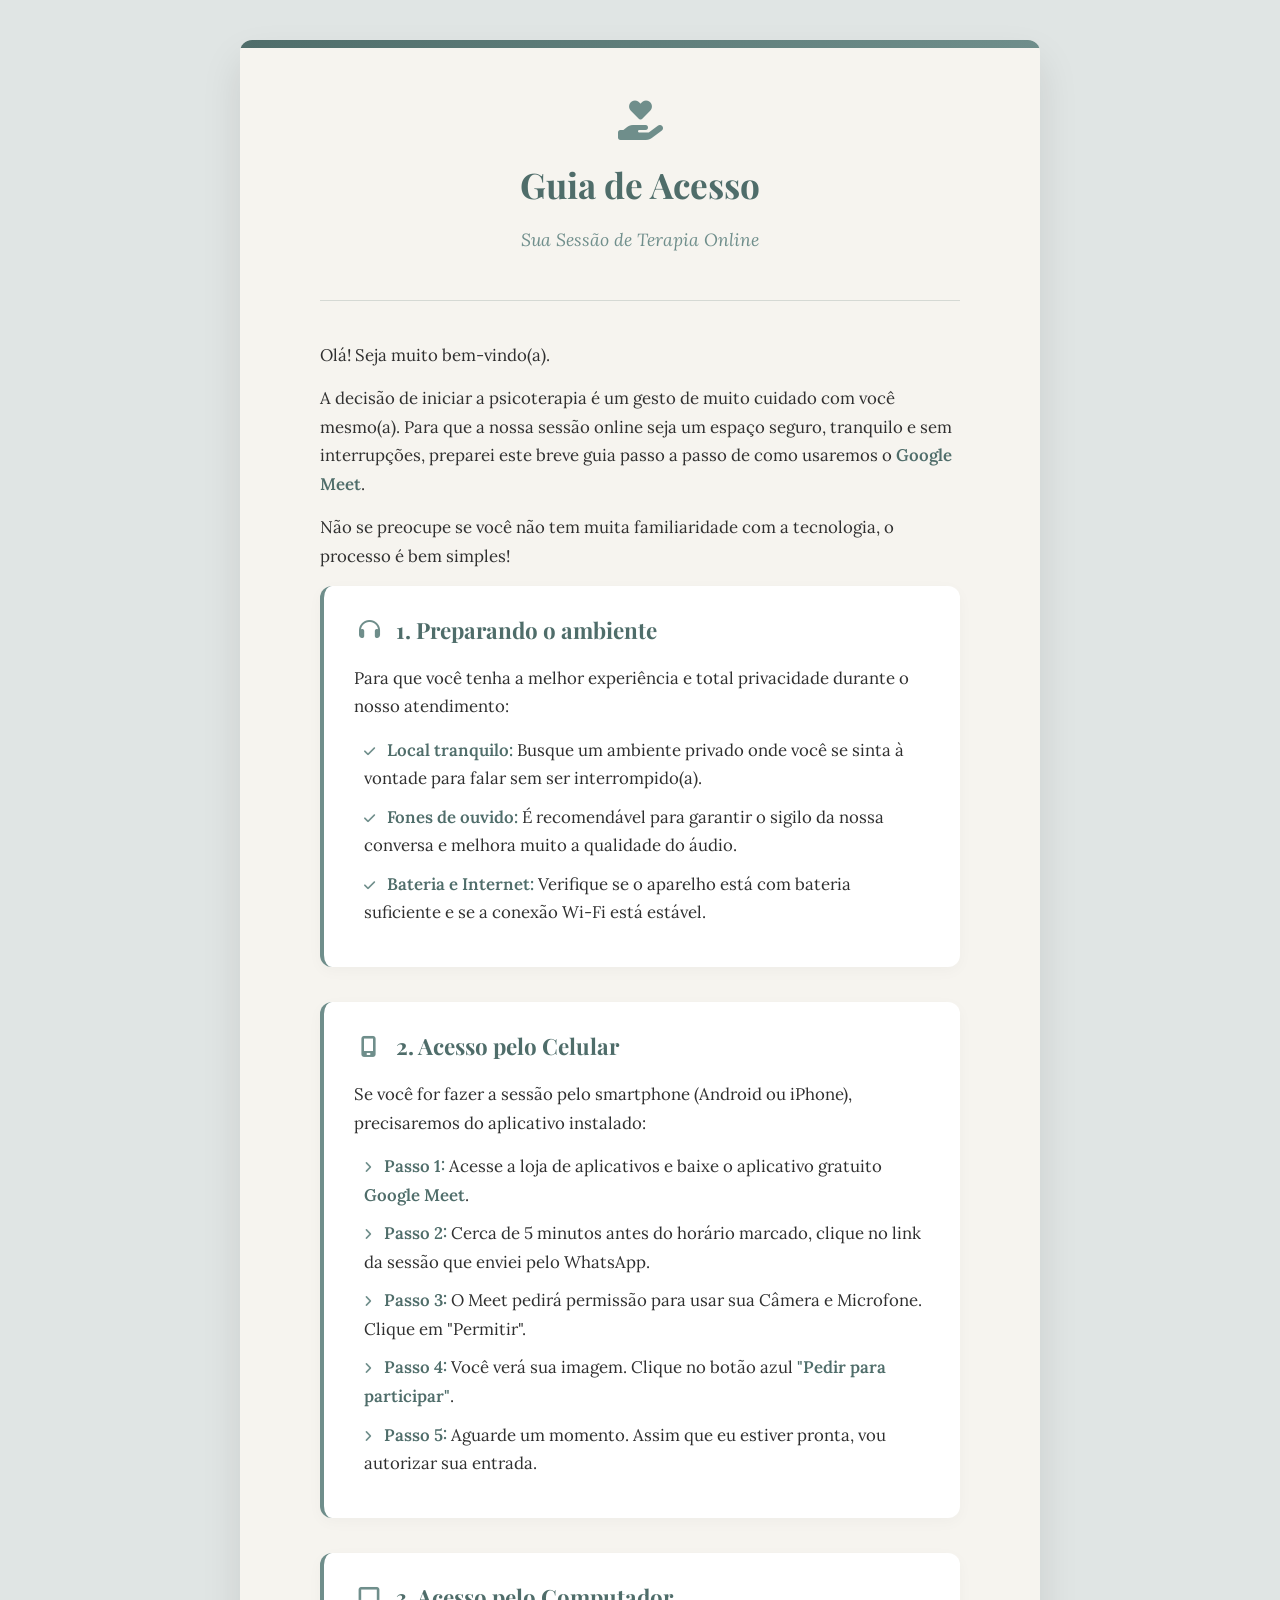
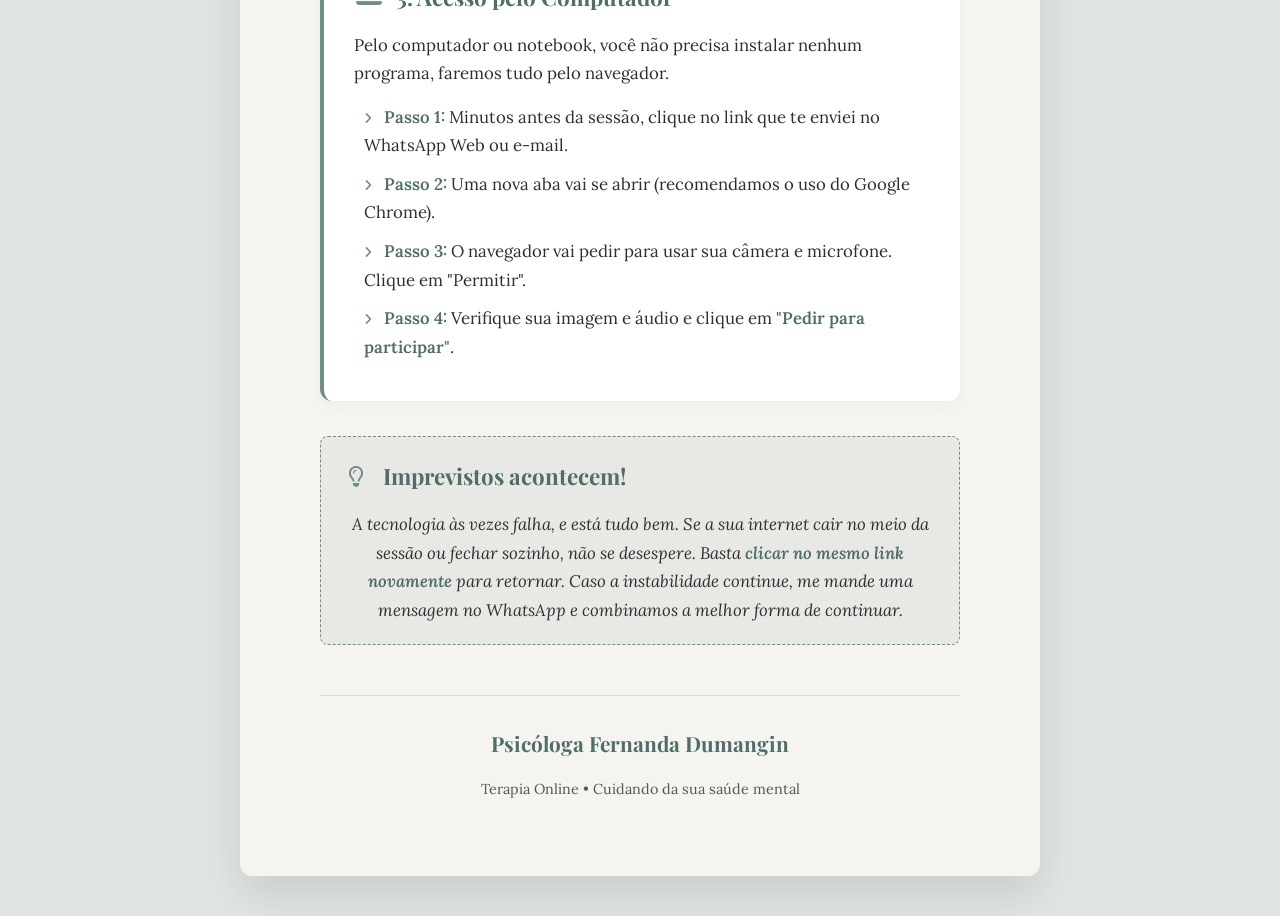
<file: guia_de_acesso.html>
<!DOCTYPE html>
<html lang="pt-BR">
<head>
    <meta charset="UTF-8">
    <meta name="viewport" content="width=device-width, initial-scale=1.0">
    <title>Guia de Acesso - Terapia Online</title>
    <!-- Fontes do site da Fernanda -->
    <link rel="preconnect" href="https://fonts.googleapis.com">
    <link rel="preconnect" href="https://fonts.gstatic.com" crossorigin>
    <link href="https://fonts.googleapis.com/css2?family=Lora:ital,wght@0,400;0,500;1,400&family=Playfair+Display:ital,wght@0,600;0,700;1,600&display=swap" rel="stylesheet">
    <!-- Ícones -->
    <link rel="stylesheet" href="https://cdnjs.cloudflare.com/ajax/libs/font-awesome/6.4.0/css/all.min.css">
    
    <style>
        :root {
            --primary: #6F8E8B;        /* Verde sálvia */
            --secondary: #4F6D6A;      /* Verde profundo */
            --bg-light: #F6F4EF;       /* Off-white quente */
            --accent: #D9CFC1;         /* Areia */
            --text-color: #2F2F2F;     /* Grafite */
            --white: #FFFFFF;
        }

        * {
            margin: 0;
            padding: 0;
            box-sizing: border-box;
            /* Comando mágico que obriga o navegador a imprimir/salvar PDF com as cores de fundo */
            -webkit-print-color-adjust: exact !important;
            print-color-adjust: exact !important;
        }

        body {
            background-color: #e0e5e4; /* Fundo escuro atrás do "papel" */
            font-family: 'Lora', serif;
            color: var(--text-color);
            line-height: 1.7;
            padding: 40px 20px;
            display: flex;
            justify-content: center;
        }

        /* O formato da folha A4 */
        .a4-document {
            background-color: var(--bg-light); /* Off-white do site */
            width: 100%;
            max-width: 800px;
            padding: 60px 80px;
            border-radius: 12px;
            box-shadow: 0 20px 40px rgba(0,0,0,0.1);
            position: relative;
            overflow: hidden;
        }

        /* Detalhe de design no topo */
        .top-accent {
            position: absolute;
            top: 0;
            left: 0;
            width: 100%;
            height: 8px;
            background: linear-gradient(90deg, var(--secondary), var(--primary));
        }

        /* Cabeçalho */
        header {
            text-align: center;
            margin-bottom: 40px;
            padding-bottom: 30px;
            border-bottom: 1px solid rgba(79, 109, 106, 0.2);
        }

        .logo-icon {
            font-size: 2.5rem;
            color: var(--primary);
            margin-bottom: 15px;
        }

        h1 {
            font-family: 'Playfair Display', serif;
            color: var(--secondary);
            font-size: 2.2rem;
            margin-bottom: 10px;
        }

        .subtitle {
            font-size: 1.1rem;
            color: var(--primary);
            font-style: italic;
        }

        /* Seções */
        section {
            margin-bottom: 35px;
            background-color: var(--white);
            padding: 25px 30px;
            border-radius: 12px;
            border-left: 4px solid var(--primary);
            box-shadow: 0 4px 15px rgba(0,0,0,0.03);
        }

        h2 {
            font-family: 'Playfair Display', serif;
            color: var(--secondary);
            font-size: 1.4rem;
            margin-bottom: 15px;
            display: flex;
            align-items: center;
            gap: 12px;
        }

        h2 i {
            color: var(--primary);
            font-size: 1.3rem;
            width: 30px;
            text-align: center;
        }

        p {
            margin-bottom: 15px;
            font-size: 1.05rem;
        }

        ul {
            list-style-position: inside;
            margin-bottom: 15px;
            padding-left: 10px;
        }

        li {
            margin-bottom: 10px;
            font-size: 1.05rem;
        }

        li i {
            color: var(--primary);
            font-size: 0.8rem;
            margin-right: 8px;
        }

        /* Destaques (Tags e botões falsos) */
        strong {
            color: var(--secondary);
            font-weight: 600;
        }

        .highlight-box {
            background-color: rgba(111, 142, 139, 0.1);
            padding: 20px;
            border-radius: 8px;
            margin-top: 30px;
            text-align: center;
            border: 1px dashed var(--primary);
        }

        .highlight-box p {
            margin-bottom: 0;
            font-style: italic;
        }

        /* Rodapé */
        footer {
            text-align: center;
            margin-top: 50px;
            padding-top: 30px;
            border-top: 1px solid rgba(79, 109, 106, 0.2);
        }

        .footer-name {
            font-family: 'Playfair Display', serif;
            color: var(--secondary);
            font-size: 1.3rem;
            font-weight: bold;
        }

        .footer-crp {
            font-size: 0.9rem;
            color: var(--text-color);
            opacity: 0.8;
        }

        /* Ajustes para Impressão (Salvar como PDF) */
        @media print {
            @page {
                margin: 15mm 20mm; /* Define a margem branca natural do PDF */
            }
            body {
                background-color: var(--bg-light) !important; /* Pinta TODO o fundo do PDF de areia */
                padding: 0;
            }
            .a4-document {
                box-shadow: none;
                max-width: 100%;
                padding: 0;
                border-radius: 0;
                background-color: transparent !important; /* Deixa o body cuidar do fundo */
            }
            .top-accent {
                display: none; /* Esconde a barrinha absoluta para não bugar a página 2 */
            }
            header {
                border-top: 8px solid var(--primary); /* Traz a barrinha colorida para dentro do cabeçalho */
                padding-top: 35px;
                margin-bottom: 30px;
            }
            section {
                box-shadow: none;
                border: 1px solid rgba(0,0,0,0.1) !important;
                border-left: 4px solid var(--primary) !important;
                background-color: var(--white) !important; /* Mantém os cards brancos */
                break-inside: avoid;
                margin-bottom: 25px !important;
            }
            /* Removemos o empurrão do celular, o navegador alinhará perfeitamente dentro do fundo areia */
            #celular {
                margin-top: 17px !important; 
				break-before: page;
				break-inside: avoid;
				page-break-inside: avoid;
            }
            .highlight-box {
                background-color: rgba(111, 142, 139, 0.1) !important;
                border: 1px dashed var(--primary) !important;
				break-before: page;
				break-inside: avoid;
				page-break-inside: avoid;
            }
        }

        /* Ajustes para Celular (Leitura em tela) */
        @media (max-width: 768px) {
            .a4-document {
                padding: 40px 20px;
            }
            h1 {
                font-size: 1.8rem;
            }
            section {
                padding: 20px 15px;
            }
        }
    </style>
</head>
<body>

    <div class="a4-document">
        <div class="top-accent"></div>

        <header>
            <i class="fa-solid fa-hand-holding-heart logo-icon"></i>
            <h1>Guia de Acesso</h1>
            <p class="subtitle">Sua Sessão de Terapia Online</p>
        </header>

        <p>Olá! Seja muito bem-vindo(a).</p>
        <p>A decisão de iniciar a psicoterapia é um gesto de muito cuidado com você mesmo(a). Para que a nossa sessão online seja um espaço seguro, tranquilo e sem interrupções, preparei este breve guia passo a passo de como usaremos o <strong>Google Meet</strong>.</p>
        <p>Não se preocupe se você não tem muita familiaridade com a tecnologia, o processo é bem simples!</p>

        <section>
            <h2><i class="fa-solid fa-headphones"></i> 1. Preparando o ambiente</h2>
            <p>Para que você tenha a melhor experiência e total privacidade durante o nosso atendimento:</p>
            <ul style="list-style-type: none;">
                <li><i class="fa-solid fa-check"></i> <strong>Local tranquilo:</strong> Busque um ambiente privado onde você se sinta à vontade para falar sem ser interrompido(a).</li>
                <li><i class="fa-solid fa-check"></i> <strong>Fones de ouvido:</strong> É recomendável para garantir o sigilo da nossa conversa e melhora muito a qualidade do áudio.</li>
                <li><i class="fa-solid fa-check"></i> <strong>Bateria e Internet:</strong> Verifique se o aparelho está com bateria suficiente e se a conexão Wi-Fi está estável.</li>
            </ul>
        </section>

        <section id="celular">
            <h2><i class="fa-solid fa-mobile-screen"></i> 2. Acesso pelo Celular</h2>
            <p>Se você for fazer a sessão pelo smartphone (Android ou iPhone), precisaremos do aplicativo instalado:</p>
            <ul style="list-style-type: none;">
                <li><i class="fa-solid fa-angle-right"></i> <strong>Passo 1:</strong> Acesse a loja de aplicativos e baixe o aplicativo gratuito <strong>Google Meet</strong>.</li>
                <li><i class="fa-solid fa-angle-right"></i> <strong>Passo 2:</strong> Cerca de 5 minutos antes do horário marcado, clique no link da sessão que enviei pelo WhatsApp.</li>
                <li><i class="fa-solid fa-angle-right"></i> <strong>Passo 3:</strong> O Meet pedirá permissão para usar sua Câmera e Microfone. Clique em "Permitir".</li>
                <li><i class="fa-solid fa-angle-right"></i> <strong>Passo 4:</strong> Você verá sua imagem. Clique no botão azul <strong>"Pedir para participar"</strong>.</li>
                <li><i class="fa-solid fa-angle-right"></i> <strong>Passo 5:</strong> Aguarde um momento. Assim que eu estiver pronta, vou autorizar sua entrada.</li>
            </ul>
        </section>

        <section>
            <h2><i class="fa-solid fa-laptop"></i> 3. Acesso pelo Computador</h2>
            <p>Pelo computador ou notebook, você não precisa instalar nenhum programa, faremos tudo pelo navegador.</p>
            <ul style="list-style-type: none;">
                <li><i class="fa-solid fa-angle-right"></i> <strong>Passo 1:</strong> Minutos antes da sessão, clique no link que te enviei no WhatsApp Web ou e-mail.</li>
                <li><i class="fa-solid fa-angle-right"></i> <strong>Passo 2:</strong> Uma nova aba vai se abrir (recomendamos o uso do Google Chrome).</li>
                <li><i class="fa-solid fa-angle-right"></i> <strong>Passo 3:</strong> O navegador vai pedir para usar sua câmera e microfone. Clique em "Permitir".</li>
                <li><i class="fa-solid fa-angle-right"></i> <strong>Passo 4:</strong> Verifique sua imagem e áudio e clique em <strong>"Pedir para participar"</strong>.</li>
            </ul>
        </section>

        <div class="highlight-box">
            <h2><i class="fa-regular fa-lightbulb"></i> Imprevistos acontecem!</h2>
            <p>A tecnologia às vezes falha, e está tudo bem. Se a sua internet cair no meio da sessão ou fechar sozinho, não se desespere. Basta <strong>clicar no mesmo link novamente</strong> para retornar. Caso a instabilidade continue, me mande uma mensagem no WhatsApp e combinamos a melhor forma de continuar.</p>
        </div>

        <footer>
            <p class="footer-name">Psicóloga Fernanda Dumangin</p>
            <p class="footer-crp">Terapia Online • Cuidando da sua saúde mental</p>
        </footer>

    </div>

</body>

</html>
</file>
